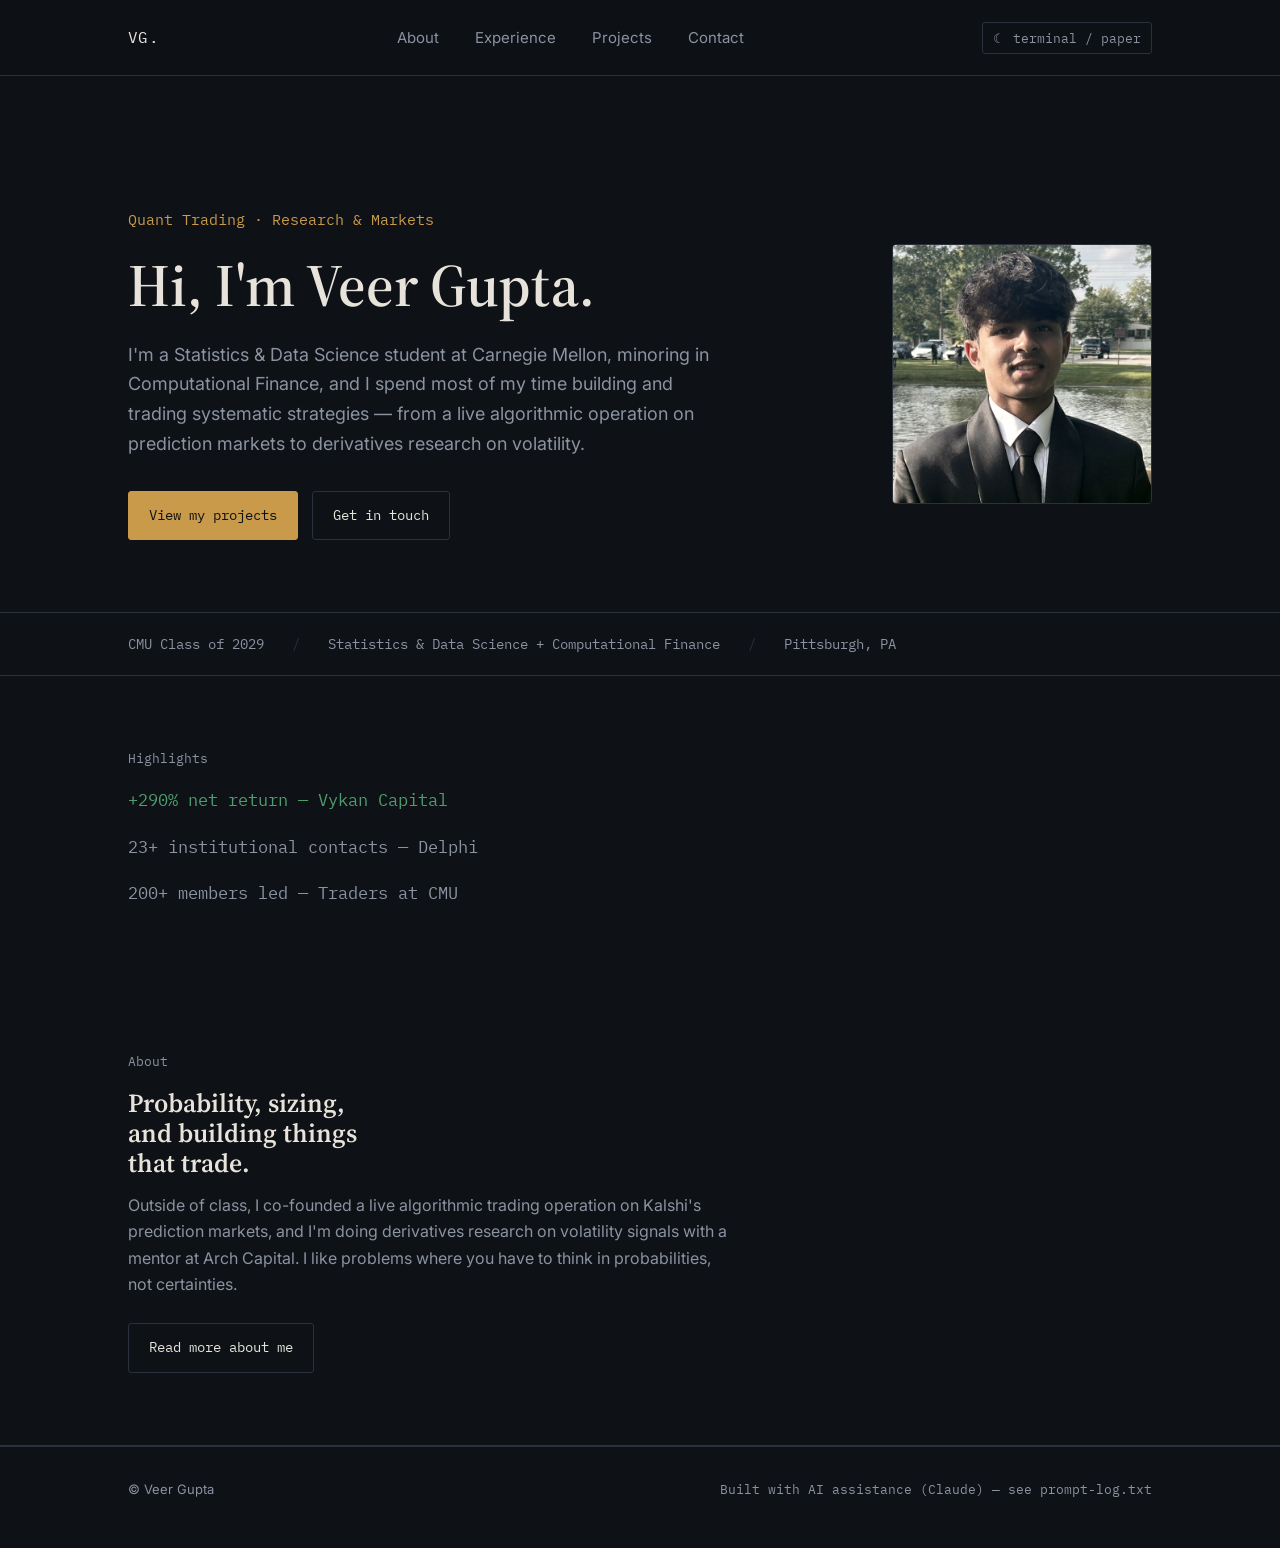
<file: index.html>
<!DOCTYPE html>
<html lang="en">
<head>
<meta charset="UTF-8">
<meta name="viewport" content="width=device-width, initial-scale=1.0">
<title>Veer Gupta — Quant Trading & Research</title>
<meta name="description" content="Veer Gupta — CMU Statistics & Data Science, Minor in Computational Finance. Quant trading, research, and markets.">

<!--
  ================================================================
  AI USAGE NOTE (see full prompt log in repo root: prompt-log.txt)
  This site was restructured from a single scrolling page into five
  separate pages with AI assistance (Claude), based on a reference
  layout I liked (not copied). Design concept (palette, type system)
  carries over from the original single-page build; the top nav,
  wider layout, and page-per-section structure are new. All
  JavaScript lives in script.js, which documents what the AI helped
  write per feature.
  ================================================================
-->

<link rel="preconnect" href="https://fonts.googleapis.com">
<link rel="preconnect" href="https://fonts.gstatic.com" crossorigin>
<link href="https://fonts.googleapis.com/css2?family=Source+Serif+4:opsz,wght@8..60,400;8..60,600;8..60,700&family=Inter:wght@400;500;600&family=IBM+Plex+Mono:wght@400;500;600&display=swap" rel="stylesheet">
<link rel="stylesheet" href="styles.css">
</head>
<body>

<header class="topnav">
  <div class="wrap">
    <a href="index.html" class="topnav-logo">VG.</a>
    <nav aria-label="Primary navigation">
      <ul class="topnav-links" id="navLinksList">
        <li><a href="about.html">About</a></li>
        <li><a href="experience.html">Experience</a></li>
        <li><a href="projects.html">Projects</a></li>
        <li><a href="contact.html">Contact</a></li>
      </ul>
    </nav>
    <div class="topnav-actions">
      <button class="nav-toggle" id="navToggle" aria-label="Toggle navigation menu" aria-expanded="false">
        <span class="bar"></span><span class="bar"></span><span class="bar"></span>
      </button>
      <button class="theme-toggle" id="themeToggle" aria-pressed="false">☾ terminal / paper</button>
    </div>
  </div>
</header>

<main>

  <!-- HERO -->
  <section class="hero">
    <div class="wrap">
      <div class="hero-copy">
        <div class="tagline">Quant Trading · Research &amp; Markets</div>
        <h1>Hi, I'm Veer Gupta.</h1>
        <p class="positioning">I'm a Statistics &amp; Data Science student at Carnegie Mellon, minoring in Computational Finance, and I spend most of my time building and trading systematic strategies &mdash; from a live algorithmic operation on prediction markets to derivatives research on volatility.</p>
        <div class="hero-actions">
          <a href="projects.html" class="btn primary">View my projects</a>
          <a href="contact.html" class="btn">Get in touch</a>
        </div>
      </div>
      <div class="hero-photo">
        <img src="profile.jpg" alt="Portrait of Veer Gupta">
      </div>
    </div>
  </section>

  <!-- FACTS STRIP -->
  <div class="facts-strip">
    <div class="wrap">
      <span>CMU Class of 2029</span><span class="fact-sep">/</span>
      <span>Statistics &amp; Data Science + Computational Finance</span><span class="fact-sep">/</span>
      <span>Pittsburgh, PA</span>
    </div>
  </div>

  <!-- HIGHLIGHTS (reuses the animated counter feature from script.js) -->
  <section class="content">
    <div class="wrap">
      <div class="eyebrow">Highlights</div>
      <div class="highlights-list">
        <span class="metric-up counter" data-target="290" data-prefix="+" data-suffix="% net return — Vykan Capital">+290% net return — Vykan Capital</span>
        <span class="metric-neutral counter" data-target="23" data-prefix="" data-suffix="+ institutional contacts — Delphi">23+ institutional contacts — Delphi</span>
        <span class="metric-neutral counter" data-target="200" data-prefix="" data-suffix="+ members led — Traders at CMU">200+ members led — Traders at CMU</span>
      </div>
    </div>
  </section>

  <!-- ABOUT TEASER -->
  <section class="home-teaser">
    <div class="wrap">
      <div class="eyebrow">About</div>
      <h2>Probability, sizing, and building things that trade.</h2>
      <p>Outside of class, I co-founded a live algorithmic trading operation on Kalshi's prediction markets, and I'm doing derivatives research on volatility signals with a mentor at Arch Capital. I like problems where you have to think in probabilities, not certainties.</p>
      <a href="about.html" class="btn">Read more about me</a>
    </div>
  </section>

</main>

<footer>
  <div class="wrap">
    <span>© Veer Gupta</span>
    <span class="mono">Built with AI assistance (Claude) — see prompt-log.txt</span>
  </div>
</footer>

<script src="script.js" defer></script>
</body>
</html>
</file>
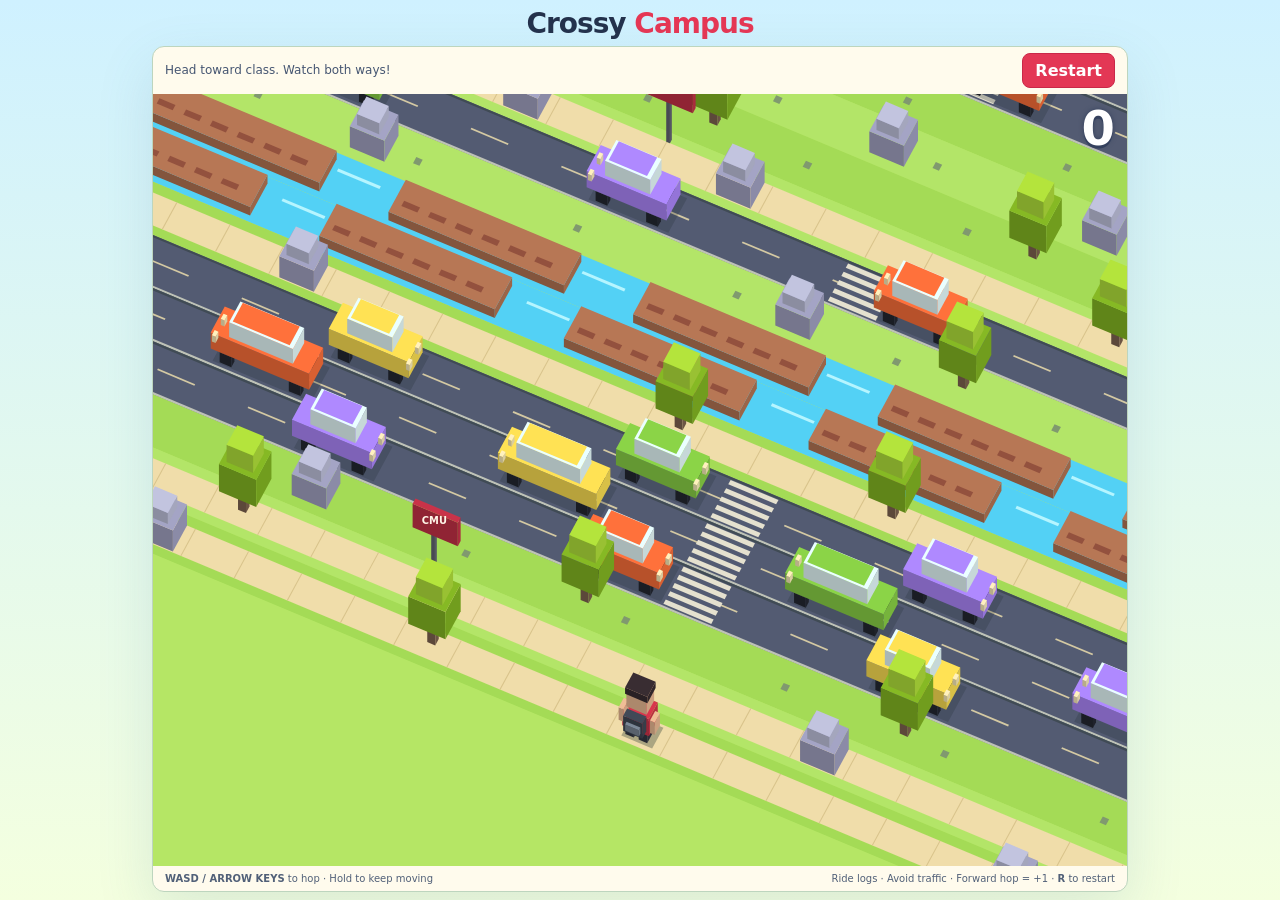
<file: crossy-road/index.html>
<!doctype html>
<html lang="en">
<head>
  <meta charset="utf-8">
  <meta name="viewport" content="width=device-width, initial-scale=1">
  <title>Crossy Campus</title>
  <link rel="stylesheet" href="style.css">
  <script src="game.js" defer></script>
</head>
<body>
  <main>
    <header><p class="eyebrow">PITTSBURGH, PA · CAMPUS CROSSING</p><h1>Crossy <span>Campus</span></h1><p>Backpack on. Eyes on the road. Make it to your next class.</p></header>
    <section class="game" aria-label="Crossy Campus game">
      <div class="toolbar"><p id="status" role="status">Your next class is up ahead.</p><button id="restart">Restart</button></div>
      <div class="stage"><div class="playfield"><strong id="score" aria-label="Forward steps">0</strong><canvas id="board" width="528" height="624" tabindex="0" aria-label="Game board. Use arrow keys or WASD to move. Avoid cars, ride logs over rivers, and go around trees and rocks. Each completed forward hop earns one point."></canvas></div></div>
      <div class="controls" aria-label="Touch movement controls"><button data-move="up" aria-label="Move forward">↑</button><div><button data-move="left" aria-label="Move left">←</button><button data-move="down" aria-label="Move backward">↓</button><button data-move="right" aria-label="Move right">→</button></div></div>
      <footer><span><b>WASD / ARROW KEYS</b> to hop · Hold to keep moving</span><span>Ride logs · Avoid traffic · Forward hop = +1 · <b>R</b> to restart</span></footer>
    </section>
    <p class="note">A student-made campus crossing game · 2.5D campus edition</p>
  </main>
</body>
</html>
</file>
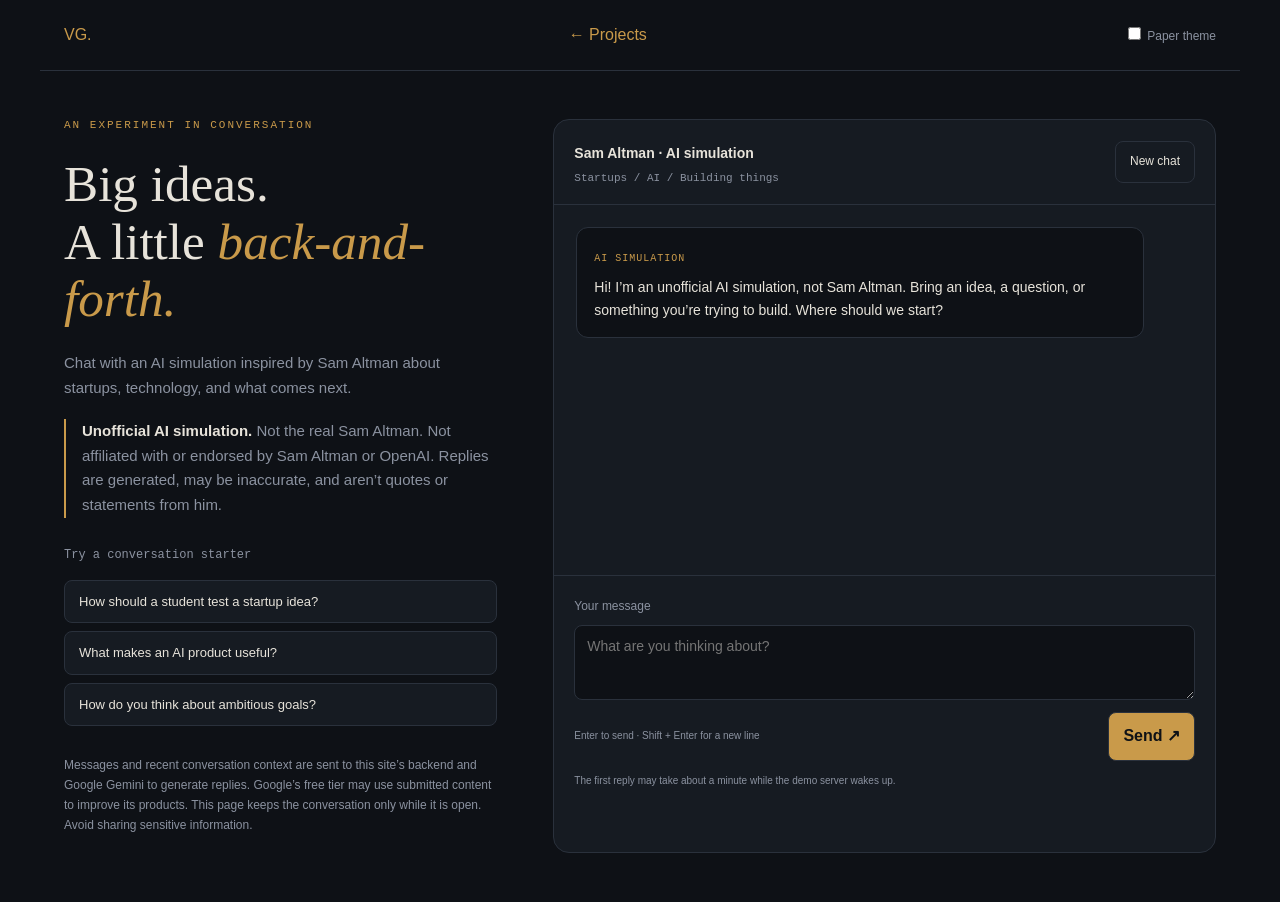
<file: sam-chat/index.html>
<!doctype html>
<html lang="en">
<head>
<meta charset="utf-8"><meta name="viewport" content="width=device-width,initial-scale=1">
<title>Sam Altman AI Chat — Veer Gupta</title>
<link rel="stylesheet" href="../styles.css"><link rel="stylesheet" href="chat.css">
<script defer src="../script.js"></script><script defer src="config.js"></script><script defer src="chat.js"></script>
</head>
<body>
<header class="chat-nav"><a href="../index.html">VG.</a><a href="../projects.html">← Projects</a><label><input type="checkbox" id="themeToggle"> Paper theme</label></header>
<main class="chat-layout">
<aside><p class="eyebrow">AN EXPERIMENT IN CONVERSATION</p><h1>Big ideas.<br>A little <em>back-and-forth.</em></h1><p>Chat with an AI simulation inspired by Sam Altman about startups, technology, and what comes next.</p><p class="disclosure"><strong>Unofficial AI simulation.</strong> Not the real Sam Altman. Not affiliated with or endorsed by Sam Altman or OpenAI. Replies are generated, may be inaccurate, and aren’t quotes or statements from him.</p><div class="starters"><p>Try a conversation starter</p><button type="button">How should a student test a startup idea?</button><button type="button">What makes an AI product useful?</button><button type="button">How do you think about ambitious goals?</button></div><p class="privacy">Messages and recent conversation context are sent to this site’s backend and Google Gemini to generate replies. Google’s free tier may use submitted content to improve its products. This page keeps the conversation only while it is open. Avoid sharing sensitive information.</p></aside>
<section class="chat-panel" aria-label="Chat with AI simulation">
<div class="panel-head"><div><strong>Sam Altman · AI simulation</strong><span>Startups / AI / Building things</span></div><button id="clear" type="button">New chat</button></div>
<div id="messages" role="log" aria-live="polite" aria-relevant="additions" tabindex="0"><article class="bubble assistant"><small>AI SIMULATION</small><p>Hi! I’m an unofficial AI simulation, not Sam Altman. Bring an idea, a question, or something you’re trying to build. Where should we start?</p></article></div>
<p id="status" role="status"></p><p id="error" role="alert" hidden></p>
<form id="chat-form"><label for="message">Your message</label><textarea id="message" name="message" rows="3" maxlength="1500" placeholder="What are you thinking about?" required></textarea><div class="composer-foot"><small>Enter to send · Shift + Enter for a new line</small><button id="send" type="submit">Send ↗</button></div></form>
<p class="service-note">The first reply may take about a minute while the demo server wakes up.</p>
</section>
</main>
</body></html>
</file>
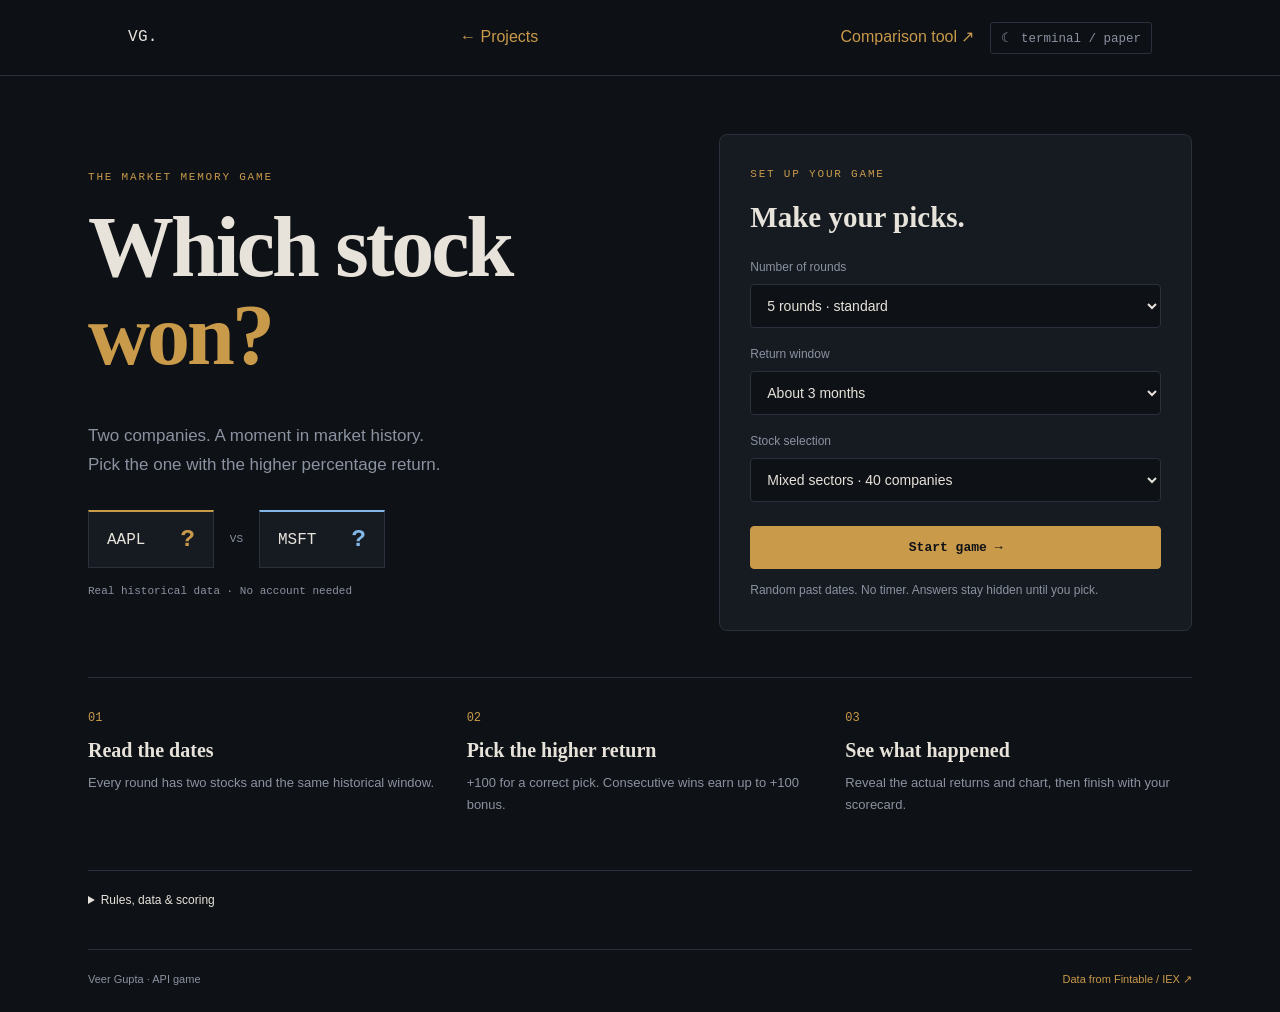
<file: stock-compare/index.html>
<!doctype html>
<html lang="en">
<head>
<meta charset="utf-8"><meta name="viewport" content="width=device-width, initial-scale=1">
<title>Which Stock Won? — Veer Gupta</title>
<meta name="description" content="A stock market guessing game powered by real historical data. Pick the higher percentage return, reveal the chart, and build a streak.">
<link rel="stylesheet" href="../styles.css"><link rel="stylesheet" href="game.css">
<script src="../script.js" defer></script><script src="analytics.js" defer></script><script src="game-core.js" defer></script><script src="game.js" defer></script>
</head>
<body>
<header class="topnav"><div class="wrap"><a class="topnav-logo" href="../index.html">VG.</a><a href="../projects.html">← Projects</a><div class="topnav-actions"><a class="compare-link" href="compare.html">Comparison tool ↗</a><button class="theme-toggle" id="themeToggle" aria-pressed="false">☾ terminal / paper</button></div></div></header>
<main class="wrap game-main">
<section id="home" class="screen">
<div class="home-grid"><div class="home-copy"><p class="eyebrow">THE MARKET MEMORY GAME</p><h1>Which stock<br><em>won?</em></h1><p class="lead">Two companies. A moment in market history.<br>Pick the one with the higher percentage return.</p><div class="example" aria-hidden="true"><span class="mini-ticker">AAPL <b>?</b></span><span class="versus">VS</span><span class="mini-ticker blue">MSFT <b>?</b></span></div><p class="source-chip">Real historical data · No account needed</p></div>
<form id="setup" class="setup panel"><p class="eyebrow">SET UP YOUR GAME</p><h2>Make your picks.</h2><label for="round-count">Number of rounds</label><select id="round-count"><option value="3">3 rounds · quick game</option><option value="5" selected>5 rounds · standard</option><option value="10">10 rounds · long game</option></select><label for="window">Return window</label><select id="window"><option value="30">About 1 month</option><option value="90" selected>About 3 months</option><option value="365">About 1 year</option></select><label for="pool">Stock selection</label><select id="pool"><option value="tech">Tech & digital · 20 companies</option><option value="mixed" selected>Mixed sectors · 40 companies</option></select><button class="primary action" type="submit">Start game →</button><p class="fine">Random past dates. No timer. Answers stay hidden until you pick.</p></form></div>
<div class="rules"><div><span>01</span><h3>Read the dates</h3><p>Every round has two stocks and the same historical window.</p></div><div><span>02</span><h3>Pick the higher return</h3><p>+100 for a correct pick. Consecutive wins earn up to +100 bonus.</p></div><div><span>03</span><h3>See what happened</h3><p>Reveal the actual returns and chart, then finish with your scorecard.</p></div></div>
</section>
<section id="play" class="screen" hidden aria-label="Game round">
<div class="scorebar"><div><span id="round-label">ROUND 1 / 5</span><div id="progress" class="progress" aria-label="Round progress"></div></div><div class="score-values"><div><small>SCORE</small><strong id="score">0</strong></div><div><small>STREAK</small><strong id="streak">0</strong></div></div><button id="quit" class="text-button">Back to menu</button></div>
<div id="loading" class="loading panel" role="status"><span class="loading-dot"></span><h2>Opening the market archives…</h2><p>Fetching real prices for your next matchup.</p></div>
<div id="error" class="panel error-panel" hidden><h2>We couldn’t load this round.</h2><p id="error-message" role="alert"></p><div class="button-row"><button id="retry" class="primary">Retry this matchup</button><button id="replace" class="secondary">Try another matchup</button></div><p class="fine">No points lost. Missing data is never replaced with made-up prices.</p></div>
<div id="round-content" hidden>
<div class="question"><p class="eyebrow" id="round-category"></p><h2 id="question-title" tabindex="-1">Which stock had the higher return?</h2><p class="date-window" id="dates"></p><p class="fine">If both fell, pick the one that lost less.</p></div>
<div id="choices" class="choices"></div>
<p id="pick-hint" class="pick-hint">Make your pick above, or press 1 or 2.</p>
<section id="reveal" hidden aria-labelledby="reveal-title"><div class="verdict"><div><p id="points-earned" class="eyebrow"></p><h2 id="reveal-title" tabindex="-1"></h2><p id="explanation"></p></div><button id="next" class="primary">Next round →</button></div><div class="panel chart-panel"><div class="chart-top"><h3>What $100 became</h3><div id="legend" class="legend"></div></div><svg id="round-chart" viewBox="0 0 900 300" role="img" aria-labelledby="chart-title chart-desc"></svg><p id="round-source" class="fine"></p></div></section>
</div>
</section>
<section id="finish" class="screen finish" hidden aria-labelledby="finish-title"><p class="eyebrow">GAME COMPLETE</p><h1 id="finish-title" tabindex="-1">Your market scorecard.</h1><p id="finish-caption" class="lead"></p><div class="finish-stats panel"><div><small>FINAL SCORE</small><strong id="final-score"></strong></div><div><small>CORRECT PICKS</small><strong id="accuracy"></strong></div><div><small>BEST STREAK</small><strong id="best-streak"></strong></div></div><div class="button-row"><button id="again" class="primary">Play again →</button><button id="settings" class="secondary">Change options</button><a href="compare.html" class="secondary">Explore the comparison tool ↗</a></div><h2 class="review-heading">Every matchup, revealed.</h2><div id="recap"></div></section>
<details class="method"><summary>Rules, data &amp; scoring</summary><p>We fetch historical prices from Fintable’s public stock endpoints. Both stocks are compared on their first and last shared trading dates; the exact dates appear before you choose. Return = (last adjusted close ÷ first adjusted close − 1) × 100. Historical windows end before today.</p><p>Correct answers earn 100 points, plus 25 for each prior win in the current streak, capped at a 100-point bonus. A wrong answer earns 0 and resets the streak. Returns equal to two decimal places are a tie: either pick counts as correct. Retrying a failed API call costs no points.</p><p>The provider documents split- and dividend-adjusted history. IEX is a single-exchange feed, so values can differ from consolidated market data. Past returns do not predict future results. This game uses historical performance, not current prices; latest quotes remain in the comparison tool.</p></details>
<footer class="game-footer"><span>Veer Gupta · API game</span><a href="https://fintable.io/docs#stock-price" target="_blank" rel="noopener">Data from Fintable / IEX ↗</a></footer>
<noscript>Enable JavaScript to play and retrieve stock data.</noscript>
</main></body></html>
</file>
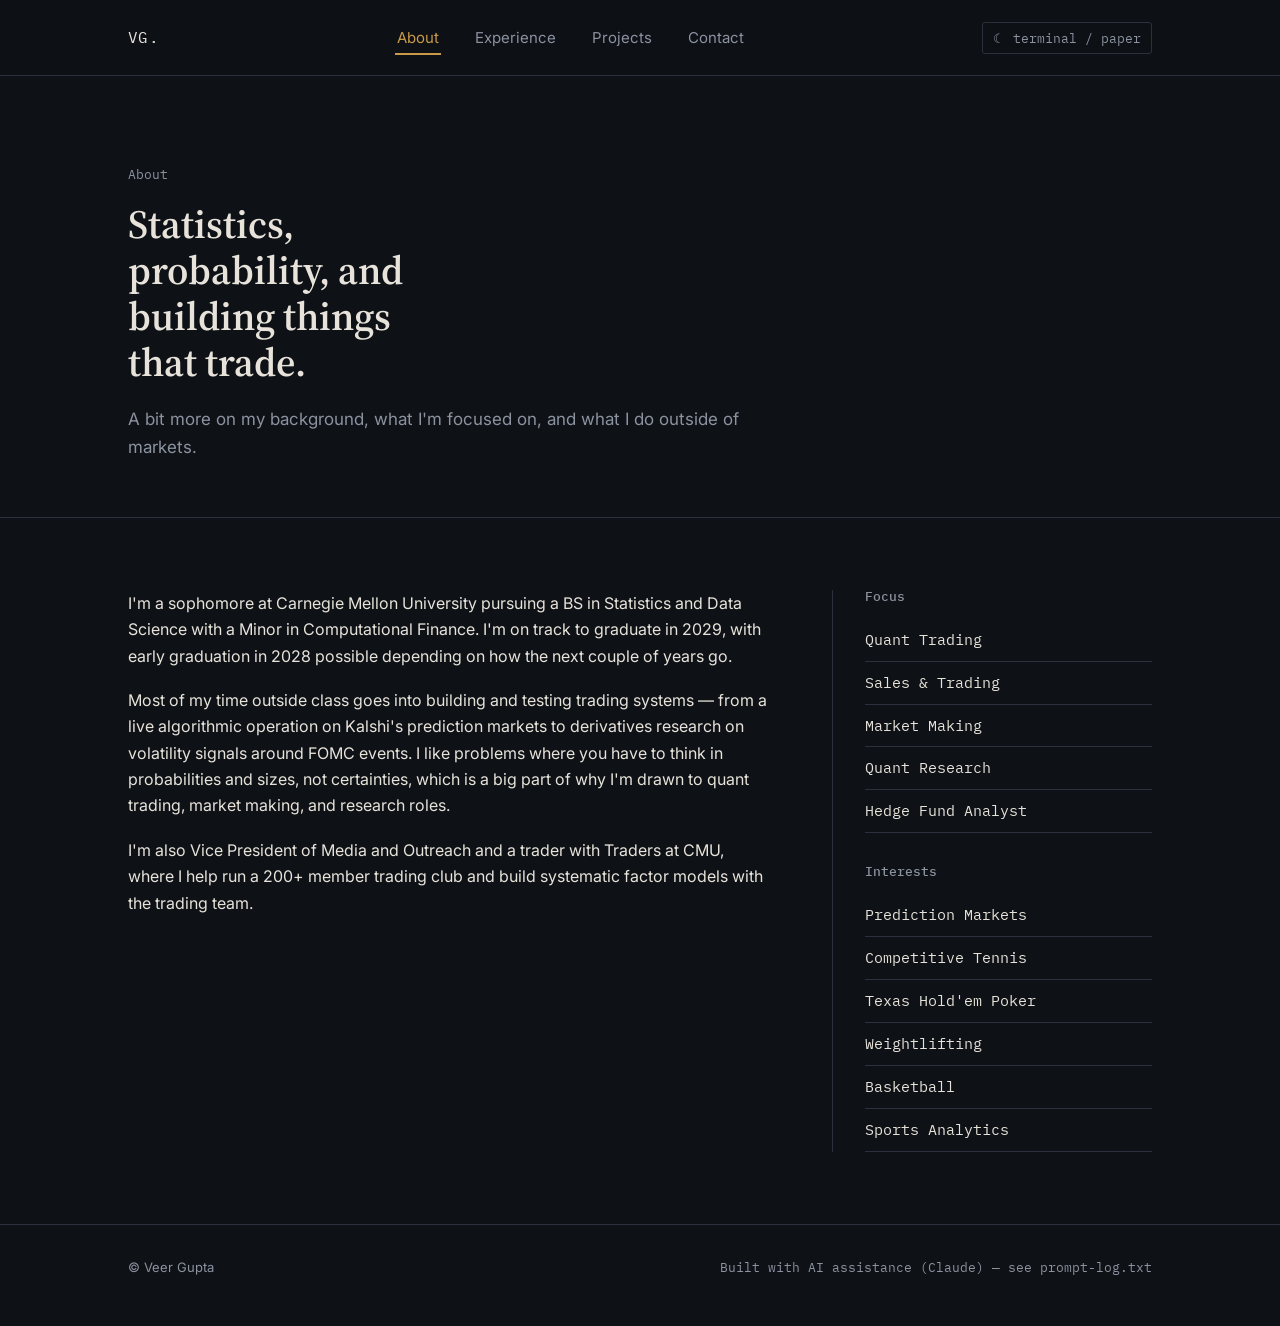
<file: about.html>
<!DOCTYPE html>
<html lang="en">
<head>
<meta charset="UTF-8">
<meta name="viewport" content="width=device-width, initial-scale=1.0">
<title>About — Veer Gupta</title>
<meta name="description" content="About Veer Gupta — CMU Statistics & Data Science, Minor in Computational Finance.">
<link rel="preconnect" href="https://fonts.googleapis.com">
<link rel="preconnect" href="https://fonts.gstatic.com" crossorigin>
<link href="https://fonts.googleapis.com/css2?family=Source+Serif+4:opsz,wght@8..60,400;8..60,600;8..60,700&family=Inter:wght@400;500;600&family=IBM+Plex+Mono:wght@400;500;600&display=swap" rel="stylesheet">
<link rel="stylesheet" href="styles.css">
</head>
<body>

<header class="topnav">
  <div class="wrap">
    <a href="index.html" class="topnav-logo">VG.</a>
    <nav aria-label="Primary navigation">
      <ul class="topnav-links" id="navLinksList">
        <li><a href="about.html" class="current">About</a></li>
        <li><a href="experience.html">Experience</a></li>
        <li><a href="projects.html">Projects</a></li>
        <li><a href="contact.html">Contact</a></li>
      </ul>
    </nav>
    <div class="topnav-actions">
      <button class="nav-toggle" id="navToggle" aria-label="Toggle navigation menu" aria-expanded="false">
        <span class="bar"></span><span class="bar"></span><span class="bar"></span>
      </button>
      <button class="theme-toggle" id="themeToggle" aria-pressed="false">☾ terminal / paper</button>
    </div>
  </div>
</header>

<main>

  <section class="page-hero">
    <div class="wrap">
      <div class="eyebrow">About</div>
      <h1>Statistics, probability, and building things that trade.</h1>
      <p class="page-intro">A bit more on my background, what I'm focused on, and what I do outside of markets.</p>
    </div>
  </section>

  <section class="content">
    <div class="wrap about-grid">
      <div class="about-body">
        <p>I'm a sophomore at Carnegie Mellon University pursuing a BS in Statistics and Data Science with a Minor in Computational Finance. I'm on track to graduate in 2029, with early graduation in 2028 possible depending on how the next couple of years go.</p>
        <p>Most of my time outside class goes into building and testing trading systems &mdash; from a live algorithmic operation on Kalshi's prediction markets to derivatives research on volatility signals around FOMC events. I like problems where you have to think in probabilities and sizes, not certainties, which is a big part of why I'm drawn to quant trading, market making, and research roles.</p>
        <p>I'm also Vice President of Media and Outreach and a trader with Traders at CMU, where I help run a 200+ member trading club and build systematic factor models with the trading team.</p>
      </div>

      <aside class="about-panel">
        <div class="panel-block">
          <h3>Focus</h3>
          <ul>
            <li>Quant Trading</li>
            <li>Sales &amp; Trading</li>
            <li>Market Making</li>
            <li>Quant Research</li>
            <li>Hedge Fund Analyst</li>
          </ul>
        </div>
        <div class="panel-block">
          <h3>Interests</h3>
          <ul>
            <li>Prediction Markets</li>
            <li>Competitive Tennis</li>
            <li>Texas Hold'em Poker</li>
            <li>Weightlifting</li>
            <li>Basketball</li>
            <li>Sports Analytics</li>
          </ul>
        </div>
      </aside>
    </div>
  </section>

</main>

<footer>
  <div class="wrap">
    <span>© Veer Gupta</span>
    <span class="mono">Built with AI assistance (Claude) — see prompt-log.txt</span>
  </div>
</footer>

<script src="script.js" defer></script>
</body>
</html>
</file>
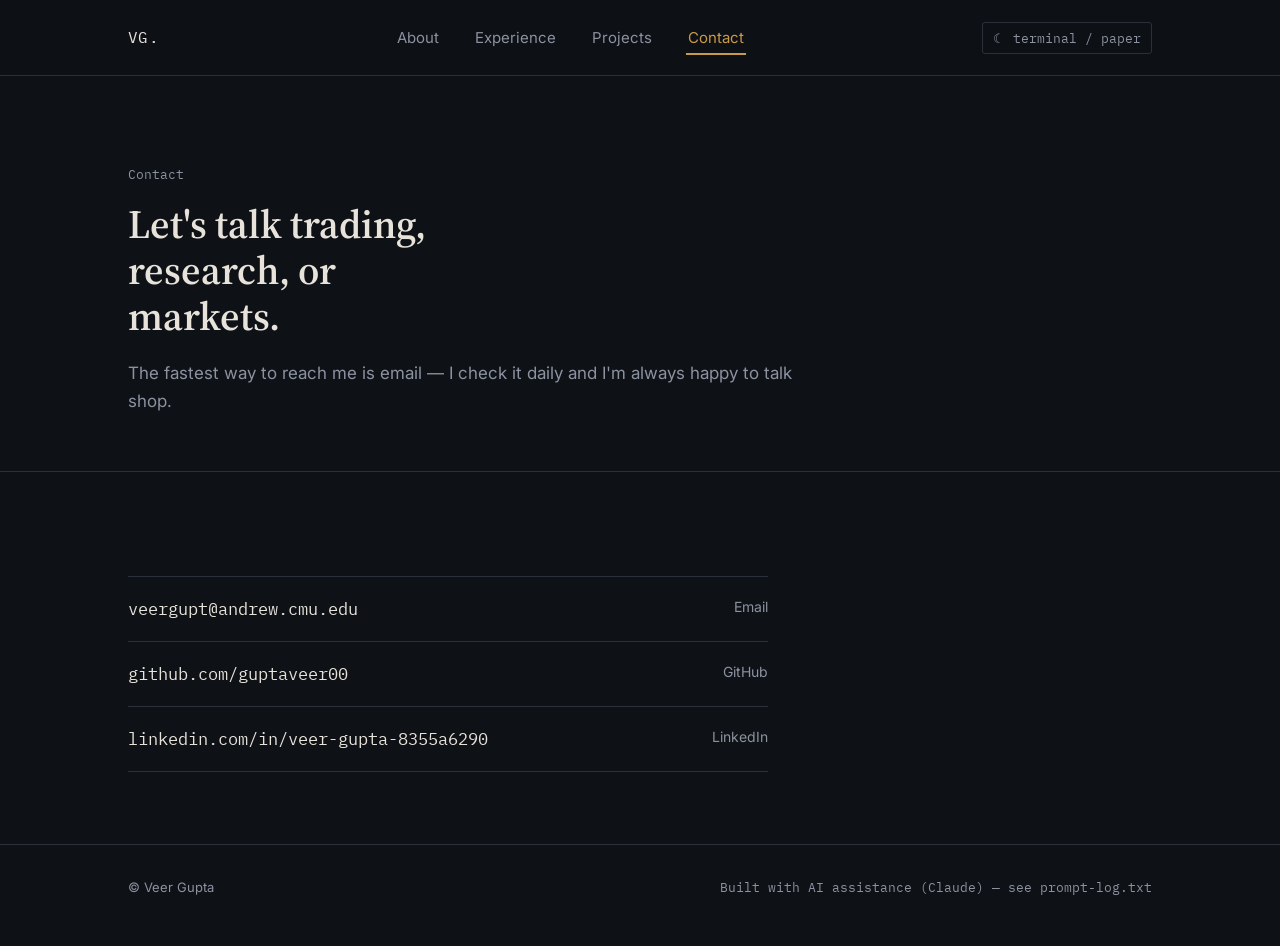
<file: contact.html>
<!DOCTYPE html>
<html lang="en">
<head>
<meta charset="UTF-8">
<meta name="viewport" content="width=device-width, initial-scale=1.0">
<title>Contact — Veer Gupta</title>
<meta name="description" content="Contact Veer Gupta — email, GitHub, and LinkedIn.">
<link rel="preconnect" href="https://fonts.googleapis.com">
<link rel="preconnect" href="https://fonts.gstatic.com" crossorigin>
<link href="https://fonts.googleapis.com/css2?family=Source+Serif+4:opsz,wght@8..60,400;8..60,600;8..60,700&family=Inter:wght@400;500;600&family=IBM+Plex+Mono:wght@400;500;600&display=swap" rel="stylesheet">
<link rel="stylesheet" href="styles.css">
</head>
<body>

<header class="topnav">
  <div class="wrap">
    <a href="index.html" class="topnav-logo">VG.</a>
    <nav aria-label="Primary navigation">
      <ul class="topnav-links" id="navLinksList">
        <li><a href="about.html">About</a></li>
        <li><a href="experience.html">Experience</a></li>
        <li><a href="projects.html">Projects</a></li>
        <li><a href="contact.html" class="current">Contact</a></li>
      </ul>
    </nav>
    <div class="topnav-actions">
      <button class="nav-toggle" id="navToggle" aria-label="Toggle navigation menu" aria-expanded="false">
        <span class="bar"></span><span class="bar"></span><span class="bar"></span>
      </button>
      <button class="theme-toggle" id="themeToggle" aria-pressed="false">☾ terminal / paper</button>
    </div>
  </div>
</header>

<main>

  <section class="page-hero">
    <div class="wrap">
      <div class="eyebrow">Contact</div>
      <h1>Let's talk trading, research, or markets.</h1>
      <p class="page-intro">The fastest way to reach me is email &mdash; I check it daily and I'm always happy to talk shop.</p>
    </div>
  </section>

  <section class="content">
    <div class="wrap">
      <div class="contact-links">
        <a href="mailto:veergupt@andrew.cmu.edu"><span>veergupt@andrew.cmu.edu</span><span class="label">Email</span></a>
        <a href="https://github.com/guptaveer00" target="_blank" rel="noopener"><span>github.com/guptaveer00</span><span class="label">GitHub</span></a>
        <a href="https://www.linkedin.com/in/veer-gupta-8355a6290/" target="_blank" rel="noopener"><span>linkedin.com/in/veer-gupta-8355a6290</span><span class="label">LinkedIn</span></a>
      </div>
    </div>
  </section>

</main>

<footer>
  <div class="wrap">
    <span>© Veer Gupta</span>
    <span class="mono">Built with AI assistance (Claude) — see prompt-log.txt</span>
  </div>
</footer>

<script src="script.js" defer></script>
</body>
</html>
</file>
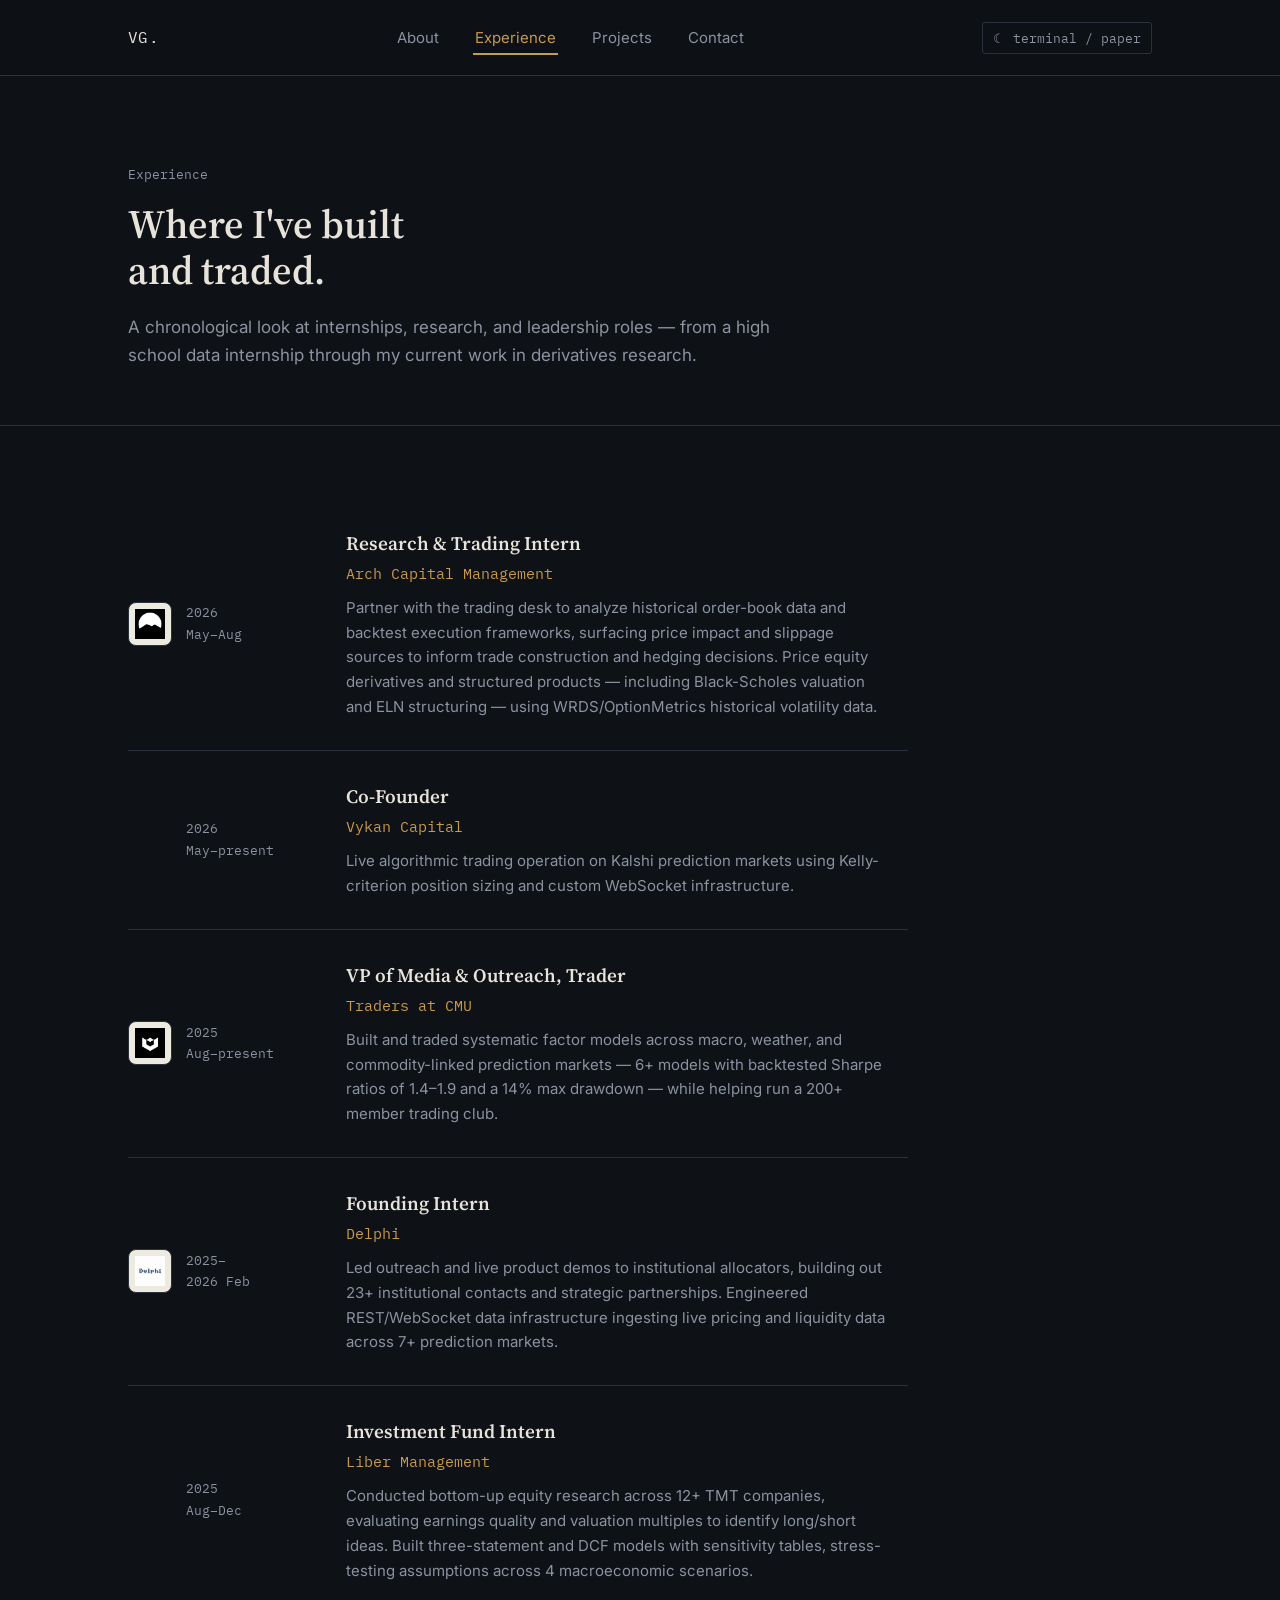
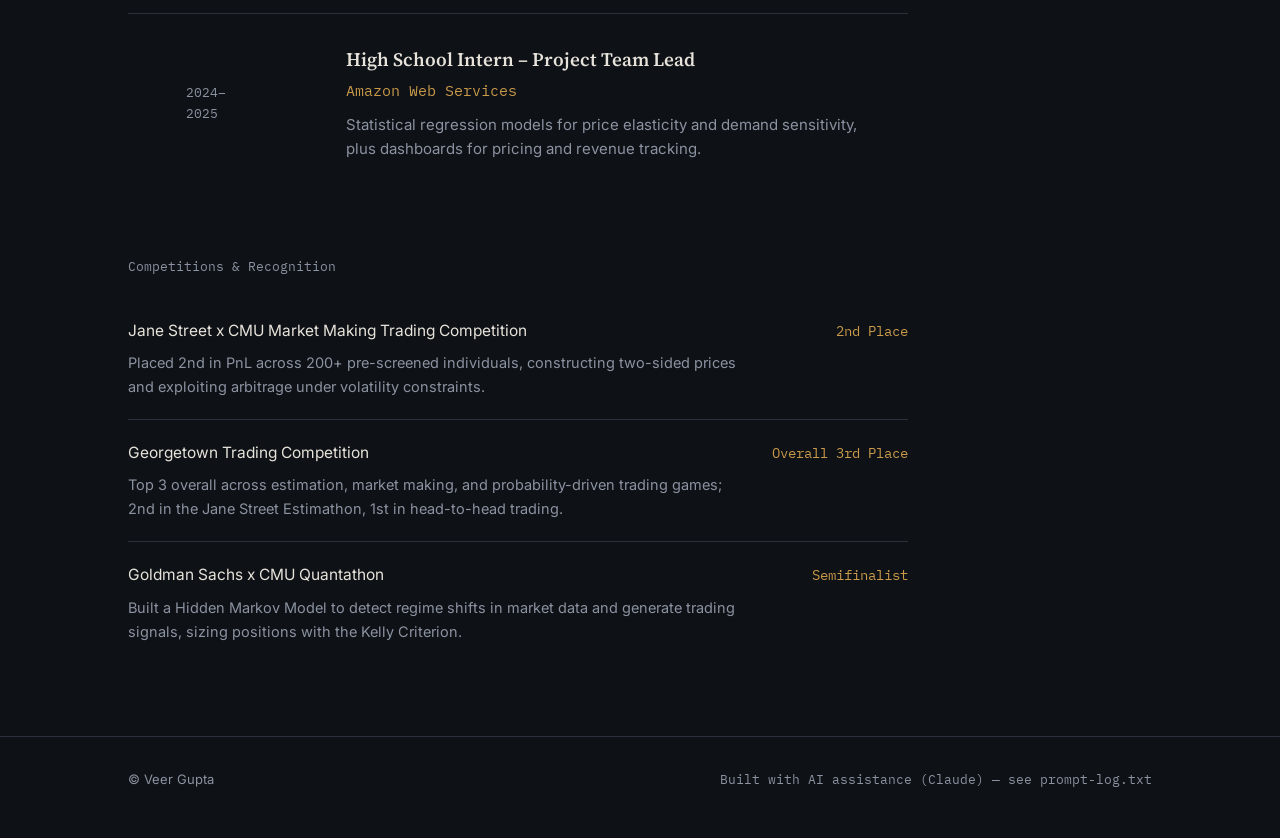
<file: experience.html>
<!DOCTYPE html>
<html lang="en">
<head>
<meta charset="UTF-8">
<meta name="viewport" content="width=device-width, initial-scale=1.0">
<title>Experience — Veer Gupta</title>
<meta name="description" content="Veer Gupta's experience — Arch Capital Management, Vykan Capital, Traders at CMU, Delphi, Liber Management, AWS.">
<link rel="preconnect" href="https://fonts.googleapis.com">
<link rel="preconnect" href="https://fonts.gstatic.com" crossorigin>
<link href="https://fonts.googleapis.com/css2?family=Source+Serif+4:opsz,wght@8..60,400;8..60,600;8..60,700&family=Inter:wght@400;500;600&family=IBM+Plex+Mono:wght@400;500;600&display=swap" rel="stylesheet">
<link rel="stylesheet" href="styles.css">
</head>
<body>

<header class="topnav">
  <div class="wrap">
    <a href="index.html" class="topnav-logo">VG.</a>
    <nav aria-label="Primary navigation">
      <ul class="topnav-links" id="navLinksList">
        <li><a href="about.html">About</a></li>
        <li><a href="experience.html" class="current">Experience</a></li>
        <li><a href="projects.html">Projects</a></li>
        <li><a href="contact.html">Contact</a></li>
      </ul>
    </nav>
    <div class="topnav-actions">
      <button class="nav-toggle" id="navToggle" aria-label="Toggle navigation menu" aria-expanded="false">
        <span class="bar"></span><span class="bar"></span><span class="bar"></span>
      </button>
      <button class="theme-toggle" id="themeToggle" aria-pressed="false">☾ terminal / paper</button>
    </div>
  </div>
</header>

<main>

  <section class="page-hero">
    <div class="wrap">
      <div class="eyebrow">Experience</div>
      <h1>Where I've built and traded.</h1>
      <p class="page-intro">A chronological look at internships, research, and leadership roles &mdash; from a high school data internship through my current work in derivatives research.</p>
    </div>
  </section>

  <section class="content">
    <div class="wrap">
      <div class="timeline">

        <div class="tl-entry">
          <div class="tl-meta">
            <div class="tl-logo"><img src="arch-capital.png" alt="Arch Capital Management logo"></div>
            <div class="tl-date mono">2026<br>May&ndash;Aug</div>
          </div>
          <div>
            <div class="tl-role">Research &amp; Trading Intern</div>
            <div class="tl-org">Arch Capital Management</div>
            <p class="tl-desc">Partner with the trading desk to analyze historical order-book data and backtest execution frameworks, surfacing price impact and slippage sources to inform trade construction and hedging decisions. Price equity derivatives and structured products &mdash; including Black-Scholes valuation and ELN structuring &mdash; using WRDS/OptionMetrics historical volatility data.</p>
          </div>
        </div>

        <div class="tl-entry">
          <div class="tl-meta">
            <div class="tl-logo is-empty"></div>
            <div class="tl-date mono">2026<br>May&ndash;present</div>
          </div>
          <div>
            <div class="tl-role">Co-Founder</div>
            <div class="tl-org">Vykan Capital</div>
            <p class="tl-desc">Live algorithmic trading operation on Kalshi prediction markets using Kelly-criterion position sizing and custom WebSocket infrastructure.</p>
          </div>
        </div>

        <div class="tl-entry">
          <div class="tl-meta">
            <div class="tl-logo"><img src="traders-cmu.png" alt="Traders at CMU logo"></div>
            <div class="tl-date mono">2025<br>Aug&ndash;present</div>
          </div>
          <div>
            <div class="tl-role">VP of Media &amp; Outreach, Trader</div>
            <div class="tl-org">Traders at CMU</div>
            <p class="tl-desc">Built and traded systematic factor models across macro, weather, and commodity-linked prediction markets &mdash; 6+ models with backtested Sharpe ratios of 1.4&ndash;1.9 and a 14% max drawdown &mdash; while helping run a 200+ member trading club.</p>
          </div>
        </div>

        <div class="tl-entry">
          <div class="tl-meta">
            <div class="tl-logo"><img src="delphi.png" alt="Delphi logo"></div>
            <div class="tl-date mono">2025&ndash;<br>2026 Feb</div>
          </div>
          <div>
            <div class="tl-role">Founding Intern</div>
            <div class="tl-org">Delphi</div>
            <p class="tl-desc">Led outreach and live product demos to institutional allocators, building out 23+ institutional contacts and strategic partnerships. Engineered REST/WebSocket data infrastructure ingesting live pricing and liquidity data across 7+ prediction markets.</p>
          </div>
        </div>

        <div class="tl-entry">
          <div class="tl-meta">
            <div class="tl-logo is-empty"></div>
            <div class="tl-date mono">2025<br>Aug&ndash;Dec</div>
          </div>
          <div>
            <div class="tl-role">Investment Fund Intern</div>
            <div class="tl-org">Liber Management</div>
            <p class="tl-desc">Conducted bottom-up equity research across 12+ TMT companies, evaluating earnings quality and valuation multiples to identify long/short ideas. Built three-statement and DCF models with sensitivity tables, stress-testing assumptions across 4 macroeconomic scenarios.</p>
          </div>
        </div>

        <div class="tl-entry">
          <div class="tl-meta">
            <div class="tl-logo is-empty"></div>
            <div class="tl-date mono">2024&ndash;<br>2025</div>
          </div>
          <div>
            <div class="tl-role">High School Intern &ndash; Project Team Lead</div>
            <div class="tl-org">Amazon Web Services</div>
            <p class="tl-desc">Statistical regression models for price elasticity and demand sensitivity, plus dashboards for pricing and revenue tracking.</p>
          </div>
        </div>

      </div>

      <div class="subhead">Competitions &amp; Recognition</div>
      <ul class="achievements-list">
        <li>
          <div class="ach-row"><span>Jane Street x CMU Market Making Trading Competition</span><span class="ach-place">2nd Place</span></div>
          <p class="ach-desc">Placed 2nd in PnL across 200+ pre-screened individuals, constructing two-sided prices and exploiting arbitrage under volatility constraints.</p>
        </li>
        <li>
          <div class="ach-row"><span>Georgetown Trading Competition</span><span class="ach-place">Overall 3rd Place</span></div>
          <p class="ach-desc">Top 3 overall across estimation, market making, and probability-driven trading games; 2nd in the Jane Street Estimathon, 1st in head-to-head trading.</p>
        </li>
        <li>
          <div class="ach-row"><span>Goldman Sachs x CMU Quantathon</span><span class="ach-place">Semifinalist</span></div>
          <p class="ach-desc">Built a Hidden Markov Model to detect regime shifts in market data and generate trading signals, sizing positions with the Kelly Criterion.</p>
        </li>
      </ul>
    </div>
  </section>

</main>

<footer>
  <div class="wrap">
    <span>© Veer Gupta</span>
    <span class="mono">Built with AI assistance (Claude) — see prompt-log.txt</span>
  </div>
</footer>

<script src="script.js" defer></script>
</body>
</html>
</file>
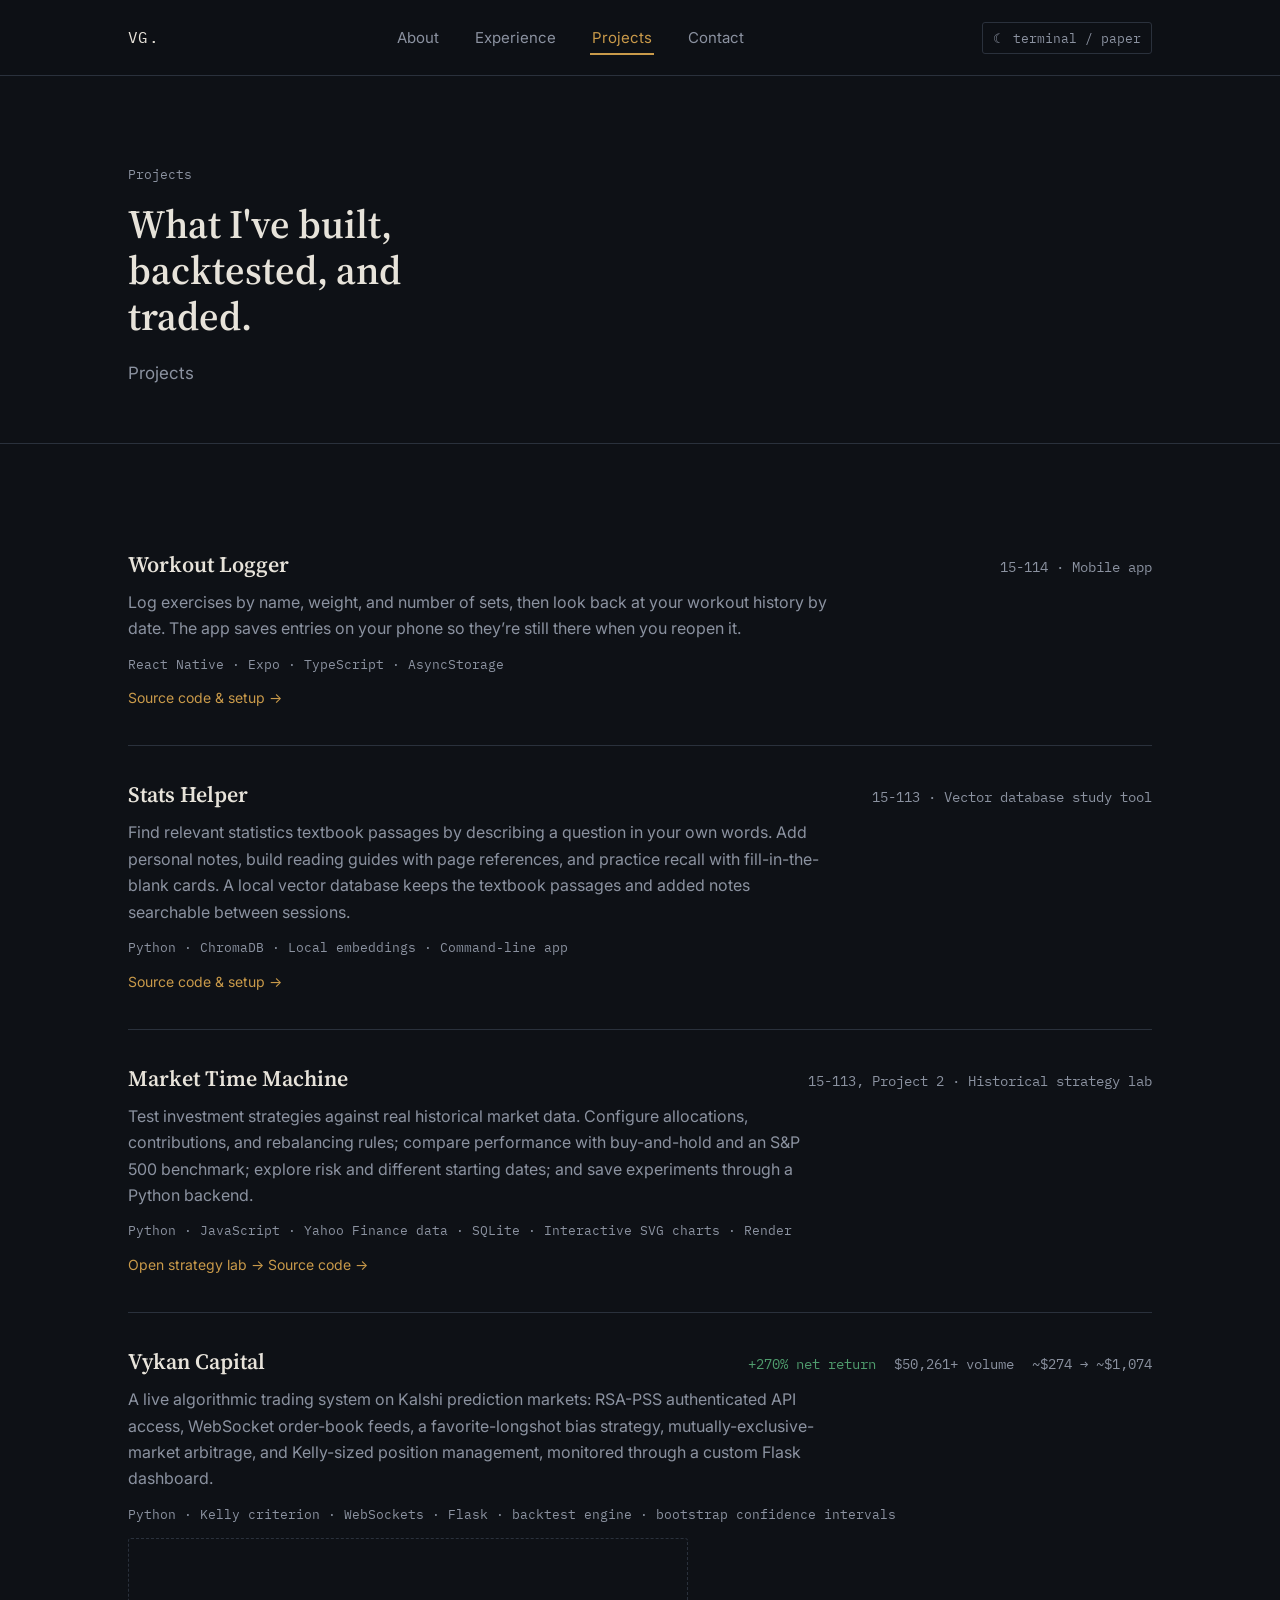
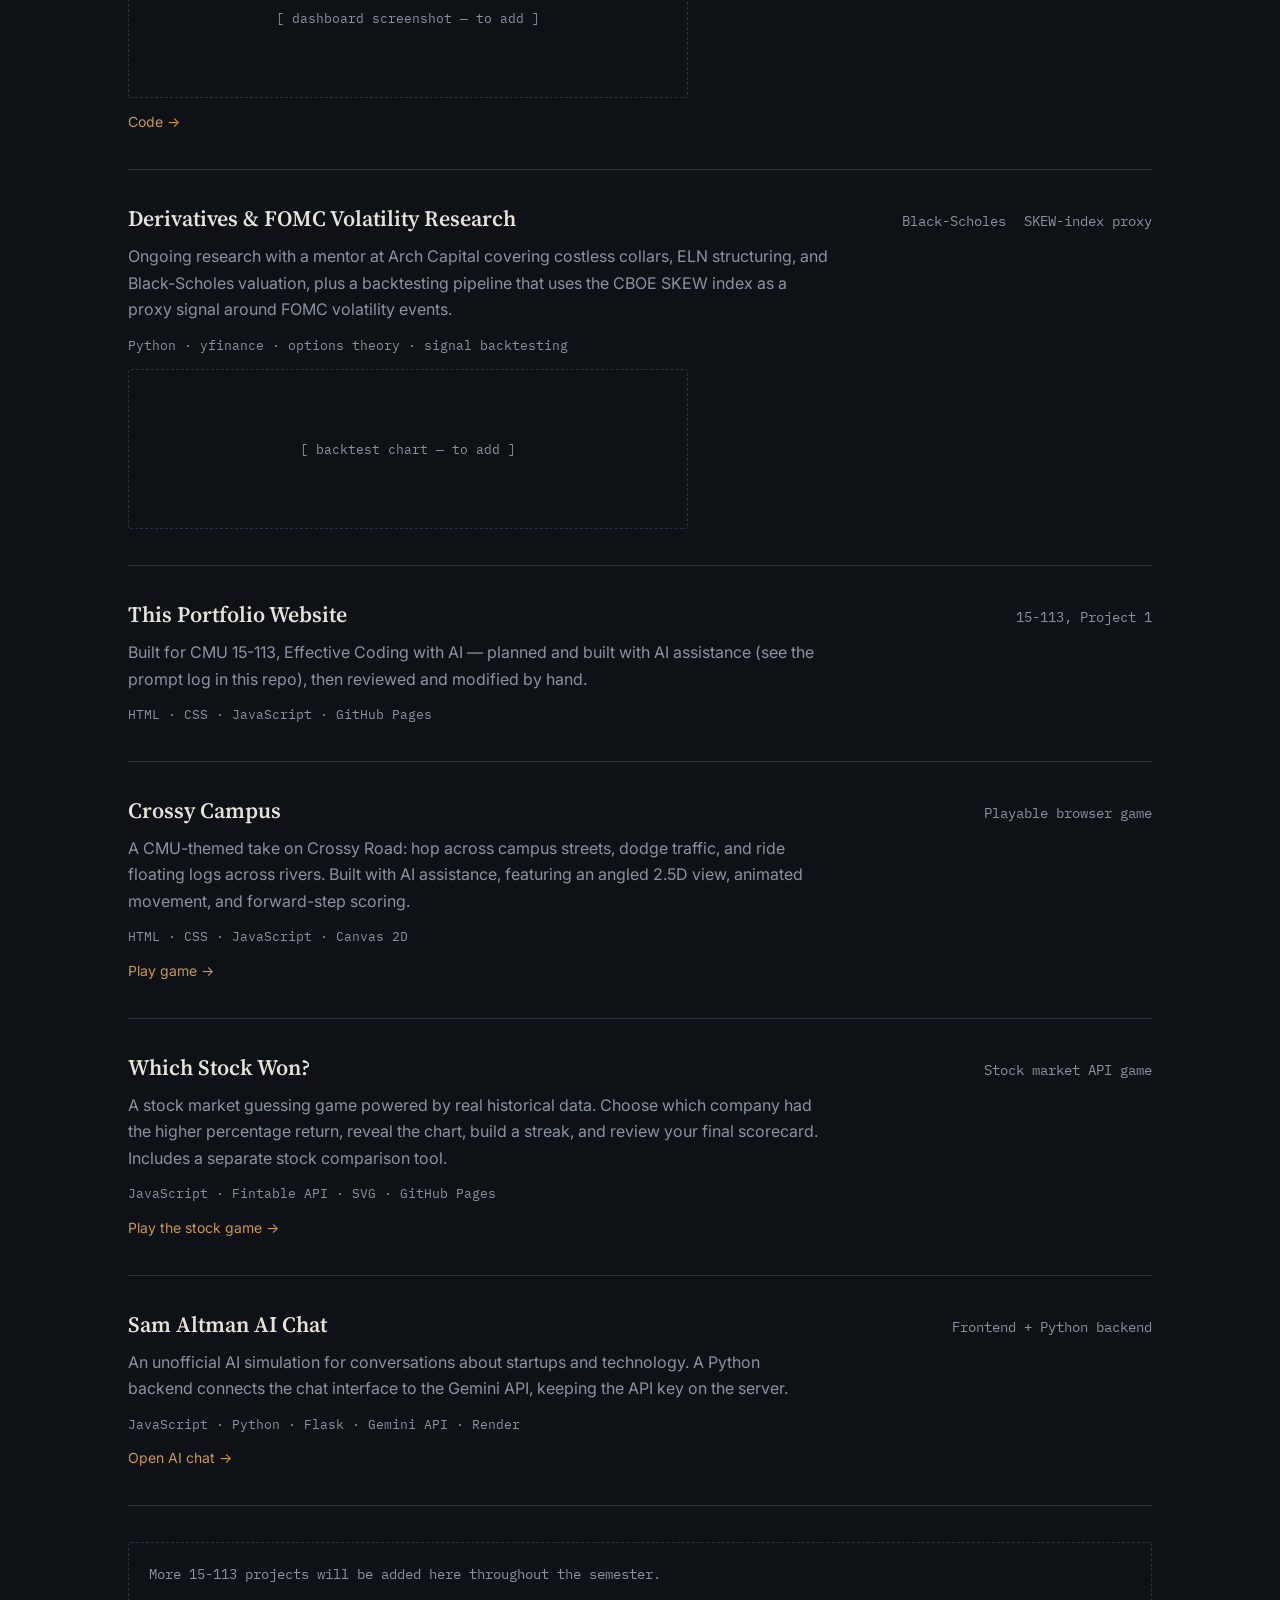
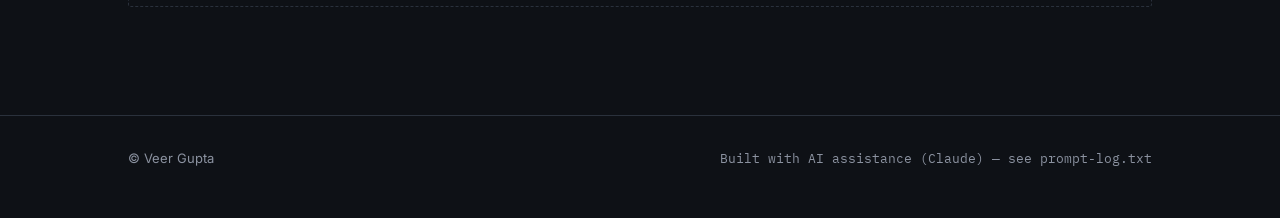
<file: projects.html>
<!DOCTYPE html>
<html lang="en">
<head>
<meta charset="UTF-8">
<meta name="viewport" content="width=device-width, initial-scale=1.0">
<title>Projects — Veer Gupta</title>
<meta name="description" content="Veer Gupta's projects, including Workout Logger, Vykan Capital, and derivatives and FOMC volatility research.">
<link rel="preconnect" href="https://fonts.googleapis.com">
<link rel="preconnect" href="https://fonts.gstatic.com" crossorigin>
<link href="https://fonts.googleapis.com/css2?family=Source+Serif+4:opsz,wght@8..60,400;8..60,600;8..60,700&family=Inter:wght@400;500;600&family=IBM+Plex+Mono:wght@400;500;600&display=swap" rel="stylesheet">
<link rel="stylesheet" href="styles.css">
</head>
<body>

<header class="topnav">
  <div class="wrap">
    <a href="index.html" class="topnav-logo">VG.</a>
    <nav aria-label="Primary navigation">
      <ul class="topnav-links" id="navLinksList">
        <li><a href="about.html">About</a></li>
        <li><a href="experience.html">Experience</a></li>
        <li><a href="projects.html" class="current">Projects</a></li>
        <li><a href="contact.html">Contact</a></li>
      </ul>
    </nav>
    <div class="topnav-actions">
      <button class="nav-toggle" id="navToggle" aria-label="Toggle navigation menu" aria-expanded="false">
        <span class="bar"></span><span class="bar"></span><span class="bar"></span>
      </button>
      <button class="theme-toggle" id="themeToggle" aria-pressed="false">☾ terminal / paper</button>
    </div>
  </div>
</header>

<main>

  <section class="page-hero">
    <div class="wrap">
      <div class="eyebrow">Projects</div>
      <h1>What I've built, backtested, and traded.</h1>
      <p class="page-intro">Projects</p>
    </div>
  </section>

  <section class="content">
    <div class="wrap">

      <div class="project-row">
        <div class="project-head">
          <h3>Workout Logger</h3>
          <div class="project-metrics"><span class="metric-neutral">15-114 · Mobile app</span></div>
        </div>
        <p class="project-desc">Log exercises by name, weight, and number of sets, then look back at your workout history by date. The app saves entries on your phone so they’re still there when you reopen it.</p>
        <div class="project-stack">React Native · Expo · TypeScript · AsyncStorage</div>
        <div class="project-links"><a href="https://github.com/guptaveer00/workoutlogger">Source code &amp; setup &rarr;</a></div>
      </div>

      <div class="project-row">
        <div class="project-head">
          <h3>Stats Helper</h3>
          <div class="project-metrics"><span class="metric-neutral">15-113 · Vector database study tool</span></div>
        </div>
        <p class="project-desc">Find relevant statistics textbook passages by describing a question in your own words. Add personal notes, build reading guides with page references, and practice recall with fill-in-the-blank cards. A local vector database keeps the textbook passages and added notes searchable between sessions.</p>
        <div class="project-stack">Python · ChromaDB · Local embeddings · Command-line app</div>
        <div class="project-links"><a href="https://github.com/guptaveer00/StatsHelper">Source code &amp; setup &rarr;</a></div>
      </div>

      <div class="project-row">
        <div class="project-head">
          <h3>Market Time Machine</h3>
          <div class="project-metrics"><span class="metric-neutral">15-113, Project 2 · Historical strategy lab</span></div>
        </div>
        <p class="project-desc">Test investment strategies against real historical market data. Configure allocations, contributions, and rebalancing rules; compare performance with buy-and-hold and an S&amp;P 500 benchmark; explore risk and different starting dates; and save experiments through a Python backend.</p>
        <div class="project-stack">Python · JavaScript · Yahoo Finance data · SQLite · Interactive SVG charts · Render</div>
        <div class="project-links"><a href="https://website-1-xx5b.onrender.com">Open strategy lab &rarr;</a> <a href="https://github.com/guptaveer00/website/tree/main/market-time-machine">Source code &rarr;</a></div>
      </div>

      <div class="project-row">
        <div class="project-head">
          <h3>Vykan Capital</h3>
          <div class="project-metrics">
            <span class="metric-up counter" data-target="290" data-prefix="+" data-suffix="% net return">+290% net return</span>
            <span class="metric-neutral counter" data-target="55000" data-prefix="$" data-suffix="+ volume" data-comma="true">$55,000+ volume</span>
            <span class="metric-neutral">
              <span class="counter" data-target="300" data-prefix="~$">~$300</span>
              &rarr;
              <span class="counter" data-target="1175" data-prefix="~$" data-comma="true">~$1,175</span>
            </span>
          </div>
        </div>
        <p class="project-desc">A live algorithmic trading system on Kalshi prediction markets: RSA-PSS authenticated API access, WebSocket order-book feeds, a favorite-longshot bias strategy, mutually-exclusive-market arbitrage, and Kelly-sized position management, monitored through a custom Flask dashboard.</p>
        <div class="project-stack">Python · Kelly criterion · WebSockets · Flask · backtest engine · bootstrap confidence intervals</div>
        <!-- Screenshot placeholder: assignment requires at least one screenshot per project.
             Swap this div for a real <img> of the Flask dashboard once captured. -->
        <div class="screenshot-placeholder">[ dashboard screenshot &mdash; to add ]</div>
        <div class="project-links"><a href="#">Code &rarr;</a></div>
      </div>

      <div class="project-row">
        <div class="project-head">
          <h3>Derivatives &amp; FOMC Volatility Research</h3>
          <div class="project-metrics">
            <span class="metric-neutral">Black-Scholes</span>
            <span class="metric-neutral">SKEW-index proxy</span>
          </div>
        </div>
        <p class="project-desc">Ongoing research with a mentor at Arch Capital covering costless collars, ELN structuring, and Black-Scholes valuation, plus a backtesting pipeline that uses the CBOE SKEW index as a proxy signal around FOMC volatility events.</p>
        <div class="project-stack">Python · yfinance · options theory · signal backtesting</div>
        <div class="screenshot-placeholder">[ backtest chart &mdash; to add ]</div>
      </div>

      <div class="project-row">
        <div class="project-head">
          <h3>This Portfolio Website</h3>
          <div class="project-metrics"><span class="metric-neutral">15-113, Project 1</span></div>
        </div>
        <p class="project-desc">Built for CMU 15-113, Effective Coding with AI &mdash; planned and built with AI assistance (see the prompt log in this repo), then reviewed and modified by hand.</p>
        <div class="project-stack">HTML · CSS · JavaScript · GitHub Pages</div>
      </div>

      <div class="project-row">
        <div class="project-head">
          <h3>Crossy Campus</h3>
          <div class="project-metrics"><span class="metric-neutral">Playable browser game</span></div>
        </div>
        <p class="project-desc">A CMU-themed take on Crossy Road: hop across campus streets, dodge traffic, and ride floating logs across rivers. Built with AI assistance, featuring an angled 2.5D view, animated movement, and forward-step scoring.</p>
        <div class="project-stack">HTML · CSS · JavaScript · Canvas 2D</div>
        <div class="project-links"><a href="crossy-road/">Play game &rarr;</a></div>
      </div>

      <div class="project-row">
        <div class="project-head">
          <h3>Which Stock Won?</h3>
          <div class="project-metrics"><span class="metric-neutral">Stock market API game</span></div>
        </div>
        <p class="project-desc">A stock market guessing game powered by real historical data. Choose which company had the higher percentage return, reveal the chart, build a streak, and review your final scorecard. Includes a separate stock comparison tool.</p>
        <div class="project-stack">JavaScript · Fintable API · SVG · GitHub Pages</div>
        <div class="project-links"><a href="stock-compare/">Play the stock game &rarr;</a></div>
      </div>

      <div class="project-row">
        <div class="project-head"><h3>Sam Altman AI Chat</h3><div class="project-metrics"><span class="metric-neutral">Frontend + Python backend</span></div></div>
        <p class="project-desc">An unofficial AI simulation for conversations about startups and technology. A Python backend connects the chat interface to the Gemini API, keeping the API key on the server.</p>
        <div class="project-stack">JavaScript · Python · Flask · Gemini API · Render</div>
        <div class="project-links"><a href="sam-chat/">Open AI chat &rarr;</a></div>
      </div>

      <!-- Placeholder for future coursework, per assignment instructions -->
      <div class="project-row">
        <div class="placeholder-box">
          More 15-113 projects will be added here throughout the semester.
        </div>
      </div>

    </div>
  </section>

</main>

<footer>
  <div class="wrap">
    <span>© Veer Gupta</span>
    <span class="mono">Built with AI assistance (Claude) — see prompt-log.txt</span>
  </div>
</footer>

<script src="script.js" defer></script>
</body>
</html>
</file>
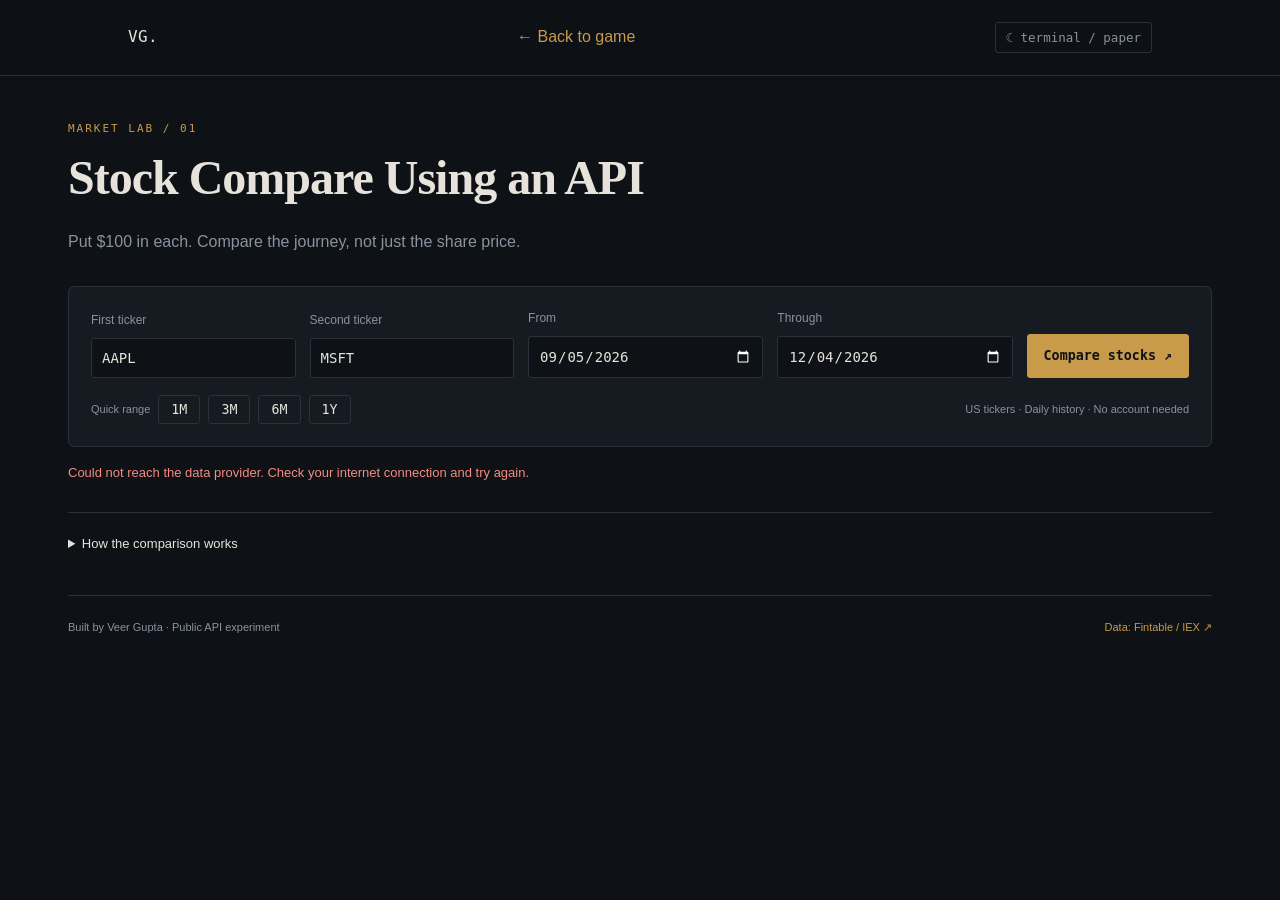
<file: stock-compare/compare.html>
<!doctype html>
<html lang="en">
<head>
<meta charset="utf-8"><meta name="viewport" content="width=device-width, initial-scale=1">
<title>Stock Compare — Veer Gupta</title>
<meta name="description" content="Compare historical stock performance, growth of $100, volatility, and drawdowns using public market data.">
<link rel="stylesheet" href="../styles.css"><link rel="stylesheet" href="style.css">
<script src="../script.js" defer></script><script src="analytics.js" defer></script><script src="app.js" defer></script>
</head>
<body>
<header class="topnav"><div class="wrap"><a class="topnav-logo" href="../index.html">VG.</a><a href="./">← Back to game</a><button class="theme-toggle" id="themeToggle" aria-pressed="false">☾ terminal / paper</button></div></header>
<main class="wrap compare-main">
<section class="intro"><p class="eyebrow">MARKET LAB / 01</p><h1>Stock Compare Using an API</h1><p>Put $100 in each. Compare the journey, not just the share price.</p></section>
<section class="panel controls" aria-label="Choose stocks and dates">
<form id="compare-form" novalidate>
<div class="inputs"><label>First ticker<input id="ticker-a" value="AAPL" maxlength="10" spellcheck="false" autocapitalize="characters" autocomplete="off" list="tickers"></label><label>Second ticker<input id="ticker-b" value="MSFT" maxlength="10" spellcheck="false" autocapitalize="characters" autocomplete="off" list="tickers"></label><label>From<input id="start" type="date"></label><label>Through<input id="end" type="date"></label><button class="compare-button" type="submit" id="submit">Compare stocks ↗</button></div>
<datalist id="tickers"><option value="AAPL">Apple</option><option value="MSFT">Microsoft</option><option value="NVDA">NVIDIA</option><option value="AMZN">Amazon</option><option value="GOOGL">Alphabet</option><option value="META">Meta</option><option value="TSLA">Tesla</option><option value="JPM">JPMorgan Chase</option><option value="SPY">S&amp;P 500 ETF</option></datalist>
<div class="presets"><span>Quick range</span><button type="button" data-days="30">1M</button><button type="button" data-days="90">3M</button><button type="button" data-days="180">6M</button><button type="button" data-days="365">1Y</button><span class="hint">US tickers · Daily history · No account needed</span></div>
</form></section>
<p id="status" role="status" aria-live="polite">Choose two tickers to explore.</p>
<div id="results" hidden>
<section class="panel chart-panel" aria-labelledby="chart-heading"><div class="chart-heading"><div><p class="eyebrow">SAME DATES. SAME $100.</p><h2 id="chart-heading">Growth of $100</h2></div><div id="legend" class="legend"></div></div>
<p id="period" class="subtle"></p>
<svg id="chart" viewBox="0 0 900 340" role="img" aria-labelledby="chart-title chart-description"><title id="chart-title">Historical comparison</title><desc id="chart-description">Use the date slider below to read individual values.</desc></svg>
<div class="inspection"><label for="scrubber">Explore a trading date</label><output id="point-readout" for="scrubber"></output></div><input type="range" id="scrubber" min="0" max="1" value="1" aria-label="Trading date">
</section>
<section class="metrics" id="metrics" aria-label="Stock comparison metrics"></section>
<p id="insight" class="insight"></p><p id="source-note" class="subtle"></p>
<button id="download" class="secondary" type="button">Download compared data ↓</button>
</div>
<details class="method"><summary>How the comparison works</summary><p>Both series use only dates available for both tickers. Each starts at $100: value = 100 × adjusted close ÷ first adjusted close. Return is the change between the first and last shared dates. Fees and taxes are excluded.</p><p>Volatility is the sample standard deviation of daily percentage returns, multiplied by √252. It describes past fluctuations, not future risk. If the API omits different dates for each ticker, volatility is unavailable rather than treating multi-day returns as daily returns. Maximum drawdown is the largest decline from a previous peak within this window.</p><p>The API provider documents split- and dividend-adjusted history. IEX data covers one exchange, so prices and volume can differ from consolidated market data. This is an educational comparison, not a live quote or investment recommendation.</p></details>
<footer class="feature-footer"><span>Built by Veer Gupta · Public API experiment</span><a href="https://fintable.io/docs#stock-price" target="_blank" rel="noopener">Data: Fintable / IEX ↗</a></footer>
<noscript>This comparison needs JavaScript enabled to fetch stock history.</noscript>
</main>
</body></html>
</file>
<file: styles.css>
/* =================================================================
   VEER GUPTA — PORTFOLIO STYLES (v2 — multi-page rebuild)
   "Prop Desk" design concept, evolved for a spacious, premium feel:
   fixed top nav (was a left rail), wider content column, larger
   type scale, more generous vertical rhythm. Palette logic is
   unchanged: one accent (amber), green/red reserved strictly for
   real metric values.
   ================================================================= */

/* -----------------------------------------------------------------
   1. DESIGN TOKENS
   ----------------------------------------------------------------- */
:root {
  --bg: #0E1116;
  --surface: #161B22;
  --surface-2: #1C222B;
  --text: #E7E3DA;
  --text-dim: #8B92A0;
  --accent: #C99A4A;
  --accent-dim: #8A6B37;
  --up: #4F9C6D;
  --down: #C1554A;
  --rule: #2A313C;

  --font-serif: 'Source Serif 4', Georgia, serif;
  --font-sans: 'Inter', -apple-system, BlinkMacSystemFont, sans-serif;
  --font-mono: 'IBM Plex Mono', 'SF Mono', Menlo, monospace;

  --nav-h: 76px;
  --max-w: 1120px;
  --text-w: 640px;
}

/* "Paper" theme — light-mode toggle target. Grayer parchment tone
   (not a warm cream) so it reads as "ledger paper", not a generic
   AI-portfolio cream background. */
body.theme-paper {
  --bg: #E9E5D6;
  --surface: #DFDBC9;
  --surface-2: #D6D2BE;
  --text: #201D14;
  --text-dim: #6B6656;
  --accent: #8F5F1C;
  --accent-dim: #A87A33;
  --up: #2E7D4F;
  --down: #A63B2D;
  --rule: #C9C4AD;
}

/* -----------------------------------------------------------------
   2. RESET & BASE
   ----------------------------------------------------------------- */
* { box-sizing: border-box; }

html { scroll-behavior: smooth; }

body {
  margin: 0;
  background: var(--bg);
  color: var(--text);
  font-family: var(--font-sans);
  font-size: 16px;
  line-height: 1.65;
  transition: background 0.25s ease, color 0.25s ease;
}

a { color: var(--accent); text-decoration: none; }
a:hover { text-decoration: underline; }
a:focus-visible, button:focus-visible {
  outline: 2px solid var(--accent);
  outline-offset: 3px;
}

h1, h2, h3 {
  font-family: var(--font-serif);
  font-weight: 600;
  line-height: 1.15;
  margin: 0 0 0.5em 0;
}

p { margin: 0 0 18px 0; }

.mono { font-family: var(--font-mono); }

img { max-width: 100%; display: block; }

.wrap {
  max-width: var(--max-w);
  margin: 0 auto;
  padding: 0 48px;
}

/* -----------------------------------------------------------------
   3. TOP NAVIGATION
   Fixed bar, present on every page. The active page's link gets
   .current (set directly in each page's HTML — no JS needed for
   that, since it never changes at runtime on a static multi-page
   site).
   ----------------------------------------------------------------- */
.topnav {
  position: fixed;
  top: 0; left: 0; right: 0;
  height: var(--nav-h);
  background: rgba(14, 17, 22, 0.88);
  backdrop-filter: blur(8px);
  border-bottom: 1px solid var(--rule);
  z-index: 100;
  display: flex;
  align-items: center;
}
body.theme-paper .topnav { background: rgba(233, 229, 214, 0.9); }

.topnav .wrap {
  width: 100%;
  display: flex;
  align-items: center;
  justify-content: space-between;
  gap: 24px;
}

.topnav-logo {
  font-family: var(--font-mono);
  font-size: 16px;
  color: var(--text);
  letter-spacing: 0.02em;
}
.topnav-logo:hover { color: var(--accent); text-decoration: none; }

.topnav-links {
  display: flex;
  align-items: center;
  gap: 32px;
  list-style: none;
  margin: 0; padding: 0;
}

.topnav-links a {
  color: var(--text-dim);
  font-size: 15px;
  padding: 6px 2px;
  border-bottom: 2px solid transparent;
  transition: color 0.15s ease, border-color 0.15s ease;
}
.topnav-links a:hover { color: var(--text); text-decoration: none; }
.topnav-links a.current { color: var(--accent); border-bottom-color: var(--accent); }

.topnav-actions {
  display: flex;
  align-items: center;
  gap: 16px;
}

.theme-toggle {
  font-family: var(--font-mono);
  font-size: 12.5px;
  background: none;
  border: 1px solid var(--rule);
  color: var(--text-dim);
  padding: 7px 10px;
  border-radius: 3px;
  cursor: pointer;
  transition: border-color 0.15s ease, color 0.15s ease;
}
.theme-toggle:hover { border-color: var(--accent); color: var(--accent); }

.nav-toggle {
  display: none;
  background: none;
  border: 1px solid var(--rule);
  border-radius: 3px;
  color: var(--text);
  width: 38px;
  height: 34px;
  cursor: pointer;
  padding: 0;
}
.nav-toggle .bar {
  display: block;
  width: 18px;
  height: 2px;
  margin: 4px auto;
  background: var(--text);
  transition: transform 0.2s ease, opacity 0.2s ease;
}
.nav-toggle[aria-expanded="true"] .bar:nth-child(1) { transform: translateY(6px) rotate(45deg); }
.nav-toggle[aria-expanded="true"] .bar:nth-child(2) { opacity: 0; }
.nav-toggle[aria-expanded="true"] .bar:nth-child(3) { transform: translateY(-6px) rotate(-45deg); }

/* -----------------------------------------------------------------
   4. PAGE SHELL
   ----------------------------------------------------------------- */
main { padding-top: var(--nav-h); }

.page-hero {
  padding: 88px 0 56px;
  border-bottom: 1px solid var(--rule);
}
.page-hero .eyebrow { margin-bottom: 16px; }
.page-hero h1 { font-size: 40px; max-width: 16ch; }
.page-hero .page-intro { color: var(--text-dim); max-width: 62ch; font-size: 17px; margin: 0; }

section.content { padding: 72px 0; }

.eyebrow {
  font-family: var(--font-mono);
  font-size: 12.5px;
  color: var(--text-dim);
}
.content .eyebrow, .home-teaser .eyebrow { margin-bottom: 18px; }

footer {
  border-top: 1px solid var(--rule);
  padding: 32px 0 48px;
  color: var(--text-dim);
  font-size: 13px;
}
footer .wrap { display: flex; justify-content: space-between; flex-wrap: wrap; gap: 12px; }

/* -----------------------------------------------------------------
   5. HERO (index.html only)
   ----------------------------------------------------------------- */
.hero {
  padding: 132px 0 72px;
  opacity: 0;
  animation: hero-in 0.7s ease 0.1s forwards;
}

.hero .wrap {
  display: flex;
  align-items: center;
  justify-content: space-between;
  gap: 56px;
  flex-wrap: wrap;
}

@keyframes hero-in {
  from { opacity: 0; transform: translateY(10px); }
  to { opacity: 1; transform: translateY(0); }
}

.hero-copy { max-width: 620px; }
.hero-copy .tagline {
  font-family: var(--font-mono);
  color: var(--accent);
  font-size: 15px;
  margin-bottom: 18px;
}
.hero-copy h1 {
  font-size: 60px;
  margin-bottom: 20px;
}
.hero-copy .positioning {
  color: var(--text-dim);
  font-size: 18px;
  max-width: 54ch;
  margin-bottom: 32px;
}

.hero-actions { display: flex; gap: 14px; flex-wrap: wrap; }

.btn {
  font-family: var(--font-mono);
  font-size: 14px;
  padding: 12px 20px;
  border-radius: 3px;
  border: 1px solid var(--rule);
  color: var(--text);
  display: inline-block;
}
.btn:hover { text-decoration: none; border-color: var(--accent); color: var(--accent); }
.btn.primary { background: var(--accent); color: var(--bg); border-color: var(--accent); }
.btn.primary:hover { background: var(--accent-dim); border-color: var(--accent-dim); color: var(--bg); }

.hero-photo {
  flex-shrink: 0;
  width: 260px;
  height: 260px;
  border-radius: 4px;
  overflow: hidden;
  border: 1px solid var(--rule);
}
.hero-photo img {
  width: 100%;
  height: 100%;
  object-fit: cover;
  /* Subtle warm duotone treatment so the photo sits inside the
     amber/terminal palette rather than looking like a plain
     dropped-in headshot. */
  filter: grayscale(35%) sepia(8%) contrast(1.05);
}

.facts-strip {
  border-top: 1px solid var(--rule);
  border-bottom: 1px solid var(--rule);
  padding: 20px 0;
}
.facts-strip .wrap {
  display: flex;
  flex-wrap: wrap;
  gap: 12px 28px;
  font-family: var(--font-mono);
  font-size: 13.5px;
  color: var(--text-dim);
}
.facts-strip span.fact-sep { color: var(--rule); }

.home-teaser { padding: 72px 0; border-bottom: 1px solid var(--rule); }
.home-teaser h2 { font-size: 26px; max-width: 20ch; }
.home-teaser p { color: var(--text-dim); max-width: 60ch; }
.home-teaser .btn { margin-top: 8px; }

/* -----------------------------------------------------------------
   6. ABOUT PAGE
   ----------------------------------------------------------------- */
.about-grid {
  display: grid;
  grid-template-columns: 1fr 320px;
  gap: 64px;
}
.about-body { max-width: var(--text-w); }

.about-panel {
  border-left: 1px solid var(--rule);
  padding-left: 32px;
}
.about-panel h3 {
  font-family: var(--font-mono);
  font-size: 13px;
  font-weight: 500;
  color: var(--text-dim);
  margin-bottom: 14px;
}
.about-panel ul { list-style: none; margin: 0 0 32px 0; padding: 0; }
.about-panel li {
  font-family: var(--font-mono);
  font-size: 14.5px;
  padding: 9px 0;
  border-bottom: 1px solid var(--rule);
}
.about-panel .panel-block:last-child ul { margin-bottom: 0; }

/* -----------------------------------------------------------------
   7. EXPERIENCE — chronological timeline
   ----------------------------------------------------------------- */
.timeline { max-width: 780px; }

.tl-entry {
  display: grid;
  grid-template-columns: 190px 1fr;
  gap: 28px;
  padding: 30px 0;
  border-top: 1px solid var(--rule);
}
.tl-entry:first-child { border-top: none; }

.tl-meta {
  display: flex;
  align-items: center;
  gap: 14px;
}

.tl-logo {
  width: 44px;
  height: 44px;
  flex-shrink: 0;
  border-radius: 8px;
  background: #EDEADF;
  border: 1px solid var(--rule);
  display: flex;
  align-items: center;
  justify-content: center;
  overflow: hidden;
}
.tl-logo img { width: 30px; height: 30px; object-fit: contain; }
.tl-logo.is-empty { visibility: hidden; }

.tl-date {
  font-family: var(--font-mono);
  font-size: 13px;
  color: var(--text-dim);
}

.tl-role { font-weight: 600; font-size: 19px; margin-bottom: 3px; font-family: var(--font-serif); }
.tl-org { color: var(--accent); font-size: 14.5px; margin-bottom: 10px; font-family: var(--font-mono); }
.tl-desc { color: var(--text-dim); font-size: 15px; max-width: 60ch; margin: 0; }

/* Sub-section label used within a content section (e.g. "Competitions"
   under the Experience timeline) — same restrained mono treatment as
   the about-page panel headers, no all-caps per the design principles. */
.subhead {
  font-family: var(--font-mono);
  font-size: 13px;
  color: var(--text-dim);
  margin: 64px 0 20px;
}

.achievements-list {
  list-style: none;
  margin: 0;
  padding: 0;
  max-width: 780px;
}
.achievements-list li {
  display: flex;
  flex-direction: column;
  gap: 8px;
  padding: 20px 0;
  border-top: 1px solid var(--rule);
}
.achievements-list li:first-child { border-top: none; }
.achievements-list .ach-row {
  display: flex;
  justify-content: space-between;
  align-items: baseline;
  flex-wrap: wrap;
  gap: 8px;
  font-size: 15.5px;
}
.achievements-list .ach-place {
  font-family: var(--font-mono);
  font-size: 14px;
  color: var(--accent);
  flex-shrink: 0;
}
.achievements-list .ach-desc {
  color: var(--text-dim);
  font-size: 14.5px;
  max-width: 68ch;
  margin: 0;
}

/* -----------------------------------------------------------------
   8. PROJECTS — ledger rows; metrics get monospace + functional color
   ----------------------------------------------------------------- */
.project-row {
  padding: 36px 0;
  border-top: 1px solid var(--rule);
}
.project-row:first-child { border-top: none; }

.project-head {
  display: flex;
  justify-content: space-between;
  align-items: baseline;
  flex-wrap: wrap;
  gap: 10px;
  margin-bottom: 10px;
}

.project-head h3 { font-size: 22px; margin: 0; }

.project-metrics {
  font-family: var(--font-mono);
  font-size: 14px;
  display: flex;
  gap: 18px;
  flex-wrap: wrap;
}
.metric-up { color: var(--up); }
.metric-down { color: var(--down); }
.metric-neutral { color: var(--text-dim); }

.highlights-list {
  display: flex;
  flex-direction: column;
  gap: 18px;
  font-family: var(--font-mono);
  font-size: 17px;
}

.project-desc { color: var(--text-dim); max-width: 70ch; margin-bottom: 12px; }

.project-stack {
  font-family: var(--font-mono);
  font-size: 12.5px;
  color: var(--text-dim);
}

.project-links { margin-top: 12px; font-size: 14px; }

.placeholder-box {
  border: 1px dashed var(--rule);
  border-radius: 3px;
  padding: 20px;
  color: var(--text-dim);
  font-size: 14px;
  font-family: var(--font-mono);
}

.screenshot-placeholder {
  margin-top: 14px;
  border: 1px dashed var(--rule);
  border-radius: 3px;
  height: 160px;
  display: flex;
  align-items: center;
  justify-content: center;
  font-family: var(--font-mono);
  font-size: 12.5px;
  color: var(--text-dim);
  max-width: 70ch;
}

/* -----------------------------------------------------------------
   9. CONTACT PAGE
   ----------------------------------------------------------------- */
.contact-links {
  display: flex;
  flex-direction: column;
  gap: 0;
  max-width: 640px;
  margin-top: 32px;
}
.contact-links a {
  font-family: var(--font-mono);
  font-size: 17px;
  color: var(--text);
  border-bottom: 1px solid var(--rule);
  padding: 18px 0;
  display: flex;
  justify-content: space-between;
  gap: 12px;
  flex-wrap: wrap;
}
.contact-links a:first-child { border-top: 1px solid var(--rule); }
.contact-links a:hover { color: var(--accent); text-decoration: none; }
.contact-links a .label { color: var(--text-dim); font-family: var(--font-sans); font-size: 14px; }

/* =================================================================
   10. RESPONSIVE BREAKPOINTS
   ================================================================= */

/* ---- Tablet (861px–1100px) ---- */
@media (max-width: 1100px) {
  .wrap { padding: 0 32px; }
  .about-grid { grid-template-columns: 1fr; }
  .about-panel { border-left: none; padding-left: 0; border-top: 1px solid var(--rule); padding-top: 32px; }
  .hero-photo { width: 200px; height: 200px; }
  .hero-copy h1 { font-size: 48px; }
}

/* ---- Mobile (≤860px): top nav becomes a hamburger menu ---- */
@media (max-width: 860px) {
  .nav-toggle { display: block; }

  .topnav-links {
    position: fixed;
    top: var(--nav-h);
    left: 0; right: 0;
    background: var(--bg);
    border-bottom: 1px solid var(--rule);
    flex-direction: column;
    align-items: flex-start;
    gap: 0;
    padding: 8px 32px 16px;
    transform: translateY(-8px);
    opacity: 0;
    pointer-events: none;
    transition: opacity 0.15s ease, transform 0.15s ease;
  }
  .topnav-links.open {
    opacity: 1;
    transform: translateY(0);
    pointer-events: auto;
  }
  .topnav-links li { width: 100%; }
  .topnav-links a { display: block; padding: 12px 0; border-bottom: 1px solid var(--rule); }
  .topnav-links a.current { border-bottom: 1px solid var(--rule); }

  .hero .wrap { flex-direction: column-reverse; text-align: left; gap: 32px; }
  .hero { padding: 48px 0 40px; }
  .hero-photo { width: 160px; height: 160px; }
  .hero-copy h1 { font-size: 36px; }
  .hero-copy .positioning { font-size: 16px; }

  .page-hero { padding: 48px 0 40px; }
  .page-hero h1 { font-size: 30px; max-width: none; }

  section.content { padding: 48px 0; }
  .home-teaser { padding: 48px 0; }

  .tl-entry { grid-template-columns: 1fr; gap: 14px; }
  .tl-meta { margin-bottom: 2px; }

  footer .wrap { flex-direction: column; }
}

/* ---- Small mobile (≤480px) ---- */
@media (max-width: 480px) {
  .wrap { padding: 0 20px; }
  .topnav-links { padding-left: 20px; padding-right: 20px; }
  .hero-copy h1 { font-size: 30px; }
  .project-head { flex-direction: column; align-items: flex-start; }
  .contact-links a { flex-direction: column; align-items: flex-start; gap: 2px; }
}

/* -----------------------------------------------------------------
   11. ACCESSIBILITY
   ----------------------------------------------------------------- */
@media (prefers-reduced-motion: reduce) {
  html { scroll-behavior: auto; }
  .hero { animation: none; opacity: 1; }
}
</file>
<file: crossy-road/style.css>
:root{color-scheme:dark;font-family:system-ui,-apple-system,BlinkMacSystemFont,"Segoe UI",sans-serif;background:#15191d;color:#f4f1eb}*{box-sizing:border-box}body{margin:0;background:radial-gradient(ellipse at top,#343239 0,transparent 65%);min-height:100vh}main{max-width:660px;margin:auto;padding:30px 20px}header{text-align:center}h1{font-size:clamp(36px,7vw,54px);letter-spacing:-2px;margin:8px 0}h1 span{color:#ff646a}header p{color:#b9bdc4;font-size:14px;line-height:1.6}.eyebrow{font-size:10px;letter-spacing:2px;font-weight:800;color:#ff9295}.game{margin-top:24px;border:1px solid #45474d;background:#24282e;border-radius:16px;overflow:hidden;box-shadow:0 20px 60px #0005}.toolbar{display:flex;gap:16px;align-items:center;padding:16px 20px}.toolbar small{display:block;font-size:9px;letter-spacing:2px;color:#b9bdc4}.toolbar strong{font-size:28px}.toolbar p{flex:1;font-size:13px;line-height:1.4;color:#d9dadd}button{font:inherit;font-weight:700;border:1px solid #686b73;border-radius:8px;background:#3c414a;color:white;padding:10px 14px;cursor:pointer}button:hover{background:#535966}button:focus-visible,canvas:focus-visible{outline:3px solid #ffbd69;outline-offset:-3px}canvas{width:100%;height:auto;display:block;background:#637967;touch-action:none}footer{display:flex;justify-content:space-between;gap:12px;padding:16px;font-size:10px;color:#c0c4cc;line-height:1.6}.note{text-align:center;color:#90969e;font-size:11px}.controls{display:flex;flex-direction:column;align-items:center;gap:5px;padding-top:12px}.controls div{display:flex;gap:5px}.controls button{min-width:48px;min-height:40px;touch-action:manipulation}@media(min-width:700px) and (pointer:fine){.controls{display:none}}@media(max-width:420px){main{padding:16px 10px}.toolbar{padding:10px;gap:10px}footer{flex-direction:column;gap:2px}}

/* Bright campus palette and an uncluttered score overlay. */
:root{color-scheme:light;background:#e7f7ff;color:#24324c}body{background:linear-gradient(#cff1ff,#f4ffdf)}h1 span{color:#e63754}header p{color:#52627c}.eyebrow{color:#bd2948}.game{background:#fffbed;border-color:#bdd5be;box-shadow:0 20px 55px #427c9226}.toolbar p{color:#465672}button{background:#e33755;border-color:#c92848;color:white}button:hover{background:#c92848}.playfield{position:relative;overflow:hidden}#score{position:absolute;right:20px;top:12px;z-index:1;font-size:48px;line-height:1;font-weight:900;color:white;text-shadow:0 3px 0 #34405d,0 0 5px #34405d;pointer-events:none}footer{color:#516078}.note{color:#52627c}

/* Fit the entire board to the available viewport, preserving its proportions. */
html,body{height:100%;min-height:0;margin:0}
main{height:100vh;height:100dvh;width:100%;max-width:1000px;padding:8px 12px;margin:auto;display:flex;flex-direction:column;gap:6px;min-height:0}
header{flex:none}header .eyebrow,header>p:not(.eyebrow),.note{display:none}
h1{font-size:28px;line-height:1.15;letter-spacing:-1px;margin:0}
.game{flex:1;min-height:0;margin:0;display:flex;flex-direction:column;border-radius:12px}
.toolbar{flex:none;padding:6px 12px;gap:10px}.toolbar p{margin:0;font-size:12px;line-height:1.25}
button{padding:7px 12px}.stage{flex:1;min-height:0;container-type:size;display:grid;place-items:center;background:#b5e665}
.playfield{width:min(100cqw,84.6153846cqh);height:min(100cqh,118.1818182cqw);position:relative}
canvas{width:100%;height:100%;display:block;object-fit:contain}
#score{font-size:clamp(24px,7cqh,48px);right:12px;top:10px}
footer{flex:none;flex-wrap:wrap;padding:6px 12px;gap:3px 12px;font-size:10px;line-height:1.3}
.controls{flex:none;padding:4px 0;gap:3px}.controls div{gap:3px}.controls button{min-height:40px;padding:4px 12px}
@media(max-height:500px){main{padding:3px 6px;gap:2px}h1{font-size:20px}.toolbar{padding:3px 8px}footer{display:none}.controls{flex-direction:row;justify-content:center}.controls button{min-height:32px}}

/* Render a wider world instead of letterboxing a fixed portrait canvas. */
.playfield{width:100%;height:100%;min-width:0;min-height:0}
canvas{object-fit:fill}
</file>
<file: sam-chat/chat.css>
.chat-nav{display:flex;align-items:center;justify-content:space-between;gap:16px;max-width:1200px;margin:auto;padding:22px 24px;border-bottom:1px solid var(--rule)}.chat-nav label{font-size:12px;color:var(--text-dim)}.chat-layout{max-width:1200px;margin:48px auto;padding:0 24px;display:grid;grid-template-columns: .85fr 1.3fr;gap:56px}.eyebrow{font:11px var(--font-mono);letter-spacing:2px;color:var(--accent)}h1{font:clamp(36px,4vw,58px)/1.12 var(--font-serif);margin:24px 0}h1 em{color:var(--accent);font-weight:normal}aside>p{color:var(--text-dim);font-size:15px}.disclosure{border-left:2px solid var(--accent);padding-left:16px}.disclosure strong{color:var(--text)}.starters{margin:30px 0}.starters p{font:12px var(--font-mono);color:var(--text-dim)}button{font:inherit;cursor:pointer;color:var(--text);background:var(--surface);border:1px solid var(--rule);border-radius:8px;padding:10px 14px}.starters button{display:block;text-align:left;width:100%;margin:8px 0;font-size:13px}button:hover{border-color:var(--accent)}button:disabled{opacity:.5;cursor:wait}.privacy{font-size:12px}.chat-panel{border:1px solid var(--rule);background:var(--surface);border-radius:16px;overflow:hidden;min-width:0}.panel-head{display:flex;align-items:center;justify-content:space-between;padding:20px;gap:12px;border-bottom:1px solid var(--rule)}.panel-head strong{font-size:14px}.panel-head span{display:block;font:11px var(--font-mono);color:var(--text-dim);margin-top:5px}.panel-head button{font-size:12px;white-space:nowrap}#messages{height:370px;overflow-y:auto;padding:22px;scroll-behavior:smooth}.bubble{max-width:92%;padding:15px 17px;margin:0 0 18px;border:1px solid var(--rule);border-radius:12px;background:var(--bg);overflow-wrap:anywhere}.bubble small{font:10px var(--font-mono);color:var(--accent);letter-spacing:1px}.bubble p{margin:7px 0 0;font-size:14px;white-space:pre-wrap}.bubble.user{margin-left:auto;background:var(--surface-2)}#status,#error{margin:0;padding:0 20px;font-size:12px}#status:not(:empty),#error:not([hidden]){padding:10px 20px}#error{color:var(--down)}#chat-form{padding:16px 20px 8px;border-top:1px solid var(--rule)}#chat-form label{font-size:12px;color:var(--text-dim)}textarea{display:block;width:100%;resize:vertical;min-height:75px;max-height:180px;margin:7px 0 12px;padding:12px;background:var(--bg);border:1px solid var(--rule);border-radius:8px;color:var(--text);font:14px var(--font-sans)}:focus-visible{outline:2px solid var(--accent);outline-offset:3px}.composer-foot{display:flex;justify-content:space-between;align-items:center;gap:12px}.composer-foot small,.service-note{font-size:10px;color:var(--text-dim)}#send{background:var(--accent);color:var(--bg);font-weight:700;min-width:85px}.service-note{margin:4px 20px 14px}@media(max-width:800px){.chat-layout{grid-template-columns:1fr;gap:24px;margin:28px auto}.chat-layout aside{max-width:620px}.starters{margin:20px 0}#messages{height:330px}}@media(prefers-reduced-motion:reduce){#messages{scroll-behavior:auto}}
</file>
<file: stock-compare/game.css>
.game-main{max-width:1200px;padding-top:calc(var(--nav-h) + 40px);padding-bottom:24px}.screen{min-width:0}[hidden]{display:none!important}.eyebrow{color:var(--accent);font-size:11px;letter-spacing:1.8px}.home-grid{display:grid;grid-template-columns:1.2fr 1fr;gap:64px;align-items:center;padding:18px 0 46px}.home-copy h1{font-size:clamp(55px,7vw,86px);letter-spacing:-3px;line-height:1.02}.home-copy h1 em{color:var(--accent);font-style:normal}.lead{color:var(--text-dim);font-size:17px;line-height:1.7}.panel{background:var(--surface);border:1px solid var(--rule);border-radius:8px}.setup{padding:30px}.setup h2{font-size:29px;margin-bottom:24px}label{display:block;color:var(--text-dim);font-size:12px;margin:17px 0 6px}select{width:100%;padding:12px;color:var(--text);background:var(--bg);border:1px solid var(--rule);border-radius:4px;font-size:14px;color-scheme:dark}body.theme-paper select{color-scheme:light}button,.secondary{font-family:var(--font-mono);font-size:13px;border-radius:4px;cursor:pointer}button:disabled{cursor:default}.primary{background:var(--accent);border:1px solid var(--accent);color:var(--bg);font-weight:600;padding:13px 20px}.primary:hover{filter:brightness(1.12)}.action{width:100%;margin-top:24px}.secondary{background:transparent;color:var(--text);border:1px solid var(--rule);padding:12px 18px;display:inline-block}.secondary:hover{border-color:var(--accent);text-decoration:none}.fine{font-size:12px;color:var(--text-dim);line-height:1.6;margin:12px 0 0}.example{display:flex;gap:16px;align-items:center;margin-top:30px}.mini-ticker{display:flex;align-items:center;gap:35px;font:16px var(--font-mono);border:1px solid var(--rule);border-top:2px solid var(--accent);padding:14px 18px;background:var(--surface)}.mini-ticker b{color:var(--accent);font-size:24px}.mini-ticker.blue{border-top-color:#82b7e8}.mini-ticker.blue b{color:#82b7e8}.versus{font:11px var(--font-mono);color:var(--text-dim)}.source-chip{margin:17px 0 0;color:var(--text-dim);font:11px var(--font-mono)}.rules{display:grid;grid-template-columns:repeat(3,1fr);gap:32px;border-top:1px solid var(--rule);padding:25px 0}.rules span{font:12px var(--font-mono);color:var(--accent)}.rules h3{font-size:20px;margin:10px 0}.rules p{font-size:13px;color:var(--text-dim);margin:0}.scorebar{display:flex;justify-content:space-between;gap:20px;align-items:center;border-bottom:1px solid var(--rule);padding-bottom:20px}.scorebar>div:first-child>span{font:11px var(--font-mono);color:var(--text-dim)}.progress{display:flex;gap:5px;margin-top:12px}.progress i{height:4px;width:24px;background:var(--rule)}.progress i.done{background:var(--accent)}.progress i.current{background:var(--text)}.score-values{display:flex;gap:30px}.score-values small,.finish-stats small{font:10px var(--font-mono);color:var(--text-dim);display:block}.score-values strong{font:24px var(--font-mono)}.text-button{color:var(--text-dim);background:none;border:0;padding:8px}.question{text-align:center;padding:30px 0 24px}.question h2{font-size:clamp(26px,4vw,36px);margin-bottom:12px}.question .eyebrow{margin-bottom:12px}.date-window{font:15px var(--font-mono);margin:0}.choices{display:grid;grid-template-columns:1fr 1fr;gap:22px}.stock-choice{position:relative;padding:28px;text-align:left;background:var(--surface);border:1px solid var(--rule);border-top:3px solid var(--accent);color:var(--text);min-height:205px;transition:transform .16s,border-color .16s}.stock-choice:nth-child(2){border-top-color:#82b7e8}.stock-choice:not(:disabled):hover{transform:translateY(-4px);border-color:var(--accent)}.stock-choice.winner{border-color:var(--up);box-shadow:inset 0 0 0 1px var(--up)}.stock-choice.picked:not(.winner){border-color:var(--down)}.choice-number{position:absolute;right:18px;top:18px;color:var(--text-dim);font-size:11px}.ticker{font-size:34px;display:block;letter-spacing:-1px}.company-name{font:14px var(--font-sans);color:var(--text-dim);display:block;margin:4px 0 18px}.mystery{display:block;font-size:16px;color:var(--accent)}.stock-choice:nth-child(2) .mystery{color:#82b7e8}.choice-value{font-size:28px;display:block;margin-top:8px}.choice-tag{font-size:11px;color:var(--text-dim);display:block;margin-top:7px}.positive{color:var(--up)}.negative{color:var(--down)}.pick-hint{text-align:center;font-size:12px;color:var(--text-dim);margin:18px 0}.verdict{display:flex;justify-content:space-between;gap:20px;align-items:center;padding:24px 0}.verdict p{margin:0}.verdict .eyebrow{margin-bottom:8px}.verdict h2{font-size:28px}.verdict #explanation{font-size:13px;color:var(--text-dim)}.verdict button{flex-shrink:0}.chart-panel{padding:22px}.chart-top{display:flex;gap:15px;justify-content:space-between;align-items:center}.chart-top h3{font-size:20px;margin:0}.legend{display:flex;gap:16px;font:11px var(--font-mono)}.legend span:first-child{color:var(--accent)}.legend span:last-child{color:#82b7e8}#round-chart{width:100%;height:auto;display:block;margin-top:15px}#round-chart text{font:11px var(--font-mono);fill:var(--text-dim)}.loading{text-align:center;margin-top:35px;padding:55px 20px}.loading h2{font-size:25px;margin-top:18px}.loading p{color:var(--text-dim);font-size:14px;margin:0}.loading-dot{display:inline-block;width:12px;height:12px;border-radius:50%;background:var(--accent);animation:pulse 1s infinite alternate}@keyframes pulse{to{opacity:.25;transform:scale(.7)}}.error-panel{padding:30px;margin-top:35px}.error-panel p{color:var(--text-dim)}.button-row{display:flex;flex-wrap:wrap;gap:12px;align-items:center}.finish>h1{font-size:clamp(32px,5vw,49px)}.finish-stats{display:grid;grid-template-columns:repeat(3,1fr);padding:30px;margin:26px 0}.finish-stats strong{font:40px var(--font-mono);color:var(--accent)}.finish-stats div+div{border-left:1px solid var(--rule);padding-left:28px}.review-heading{margin-top:38px;font-size:25px}.recap-row{padding:18px 0;border-top:1px solid var(--rule);display:grid;grid-template-columns:32px 1fr auto;gap:16px;align-items:center}.recap-row p{margin:0}.recap-number{color:var(--text-dim);font:12px var(--font-mono)}.recap-main{font:14px var(--font-mono)}.recap-detail{font-size:12px;color:var(--text-dim);margin-top:4px!important}.recap-points{font:14px var(--font-mono);text-align:right}.method{border-top:1px solid var(--rule);padding-top:20px;margin-top:30px;font-size:12px;color:var(--text-dim)}.method summary{cursor:pointer;color:var(--text);margin-bottom:14px}.method p{max-width:95ch}.game-footer{display:flex;justify-content:space-between;gap:15px;flex-wrap:wrap;padding:20px 0 0;margin-top:24px;font-size:11px}select:focus-visible{outline:2px solid var(--accent);outline-offset:3px}@media(max-width:800px){.home-grid{gap:28px}.setup{padding:22px}.compare-link{font-size:12px}.topnav .wrap{gap:12px}.home-copy h1{font-size:58px}.example{gap:8px}.mini-ticker{padding:10px;gap:12px}}@media(max-width:600px){.game-main{padding-top:calc(var(--nav-h) + 24px)}.home-grid{grid-template-columns:1fr;padding-top:0;gap:26px}.home-copy h1{font-size:54px}.home-copy h1 br{display:none}.home-copy h1 em:before{content:' '}.example{display:none}.lead{font-size:15px}.rules{grid-template-columns:1fr;gap:20px}.topnav-actions{gap:8px}.theme-toggle{font-size:10px;padding:6px}.topnav .wrap>a:not(.topnav-logo){font-size:12px}.compare-link{font-size:10px}.scorebar{gap:10px;flex-wrap:wrap}.score-values{gap:17px}.progress i{width:15px}.text-button{font-size:10px}.choices{gap:12px}.stock-choice{padding:20px 13px;min-height:180px}.ticker{font-size:27px}.company-name{font-size:12px}.mystery{font-size:12px}.choice-value{font-size:23px}.choice-number{right:10px;top:8px}.date-window{font-size:12px}.verdict{align-items:stretch;flex-direction:column}.chart-panel{padding:13px}.chart-top{flex-wrap:wrap}.finish-stats{padding:20px 13px}.finish-stats strong{font-size:28px}.finish-stats div+div{padding-left:13px}.finish-stats small{font-size:8px}.recap-row{grid-template-columns:20px 1fr auto;gap:8px}.recap-main{font-size:12px}.recap-detail{font-size:11px}.question{padding:25px 0 20px}}@media(prefers-reduced-motion:reduce){.loading-dot{animation:none}.stock-choice{transition:none}}

.screen { scroll-margin-top: calc(var(--nav-h, 76px) + 20px); }
</file>
<file: stock-compare/style.css>
.compare-main{padding-top:calc(var(--nav-h) + 44px);padding-bottom:30px;max-width:1240px}.intro{margin-bottom:30px}.intro .eyebrow{color:var(--accent);letter-spacing:2px;font-size:11px;margin-bottom:12px}.intro h1{font-size:clamp(30px,4.5vw,48px);letter-spacing:-1px}.intro>p:last-child{color:var(--text-dim);margin-bottom:0}.panel{background:var(--surface);border:1px solid var(--rule);border-radius:6px}.controls{padding:22px}.inputs{display:grid;grid-template-columns:1fr 1fr 1.15fr 1.15fr auto;gap:14px;align-items:end}label{display:block;font-size:12px;color:var(--text-dim)}input{display:block;width:100%;min-width:0;margin-top:7px;background:var(--bg);color:var(--text);border:1px solid var(--rule);border-radius:3px;padding:11px 10px;font-family:var(--font-mono);font-size:14px;color-scheme:dark}body.theme-paper input{color-scheme:light}input:focus-visible{outline:2px solid var(--accent);outline-offset:2px}input[id^=ticker]{text-transform:uppercase}button{font-family:var(--font-mono);cursor:pointer}.compare-button{height:44px;border:1px solid var(--accent);background:var(--accent);color:var(--bg);padding:0 16px;font-weight:600;border-radius:3px}button:disabled{opacity:.6;cursor:wait}.presets{display:flex;align-items:center;flex-wrap:wrap;gap:8px;margin-top:17px;font-size:11px;color:var(--text-dim)}.presets button,.secondary{background:transparent;color:var(--text);border:1px solid var(--rule);padding:6px 12px;border-radius:3px}.presets button:hover,.secondary:hover{border-color:var(--accent)}.hint{margin-left:auto}#status{font-size:13px;color:var(--text-dim);margin:15px 0;min-height:22px}#status.error{color:#f28c81}body.theme-paper #status.error{color:#a12b29}.chart-panel{padding:24px}.chart-heading{display:flex;align-items:center;justify-content:space-between;gap:16px}.chart-heading .eyebrow{font-size:10px;letter-spacing:1.6px;margin:0 0 7px}.chart-heading h2{font-size:27px;margin:0}.legend{display:flex;gap:18px;font:13px var(--font-mono)}.legend span:before{content:'';display:inline-block;width:16px;height:3px;background:var(--accent);vertical-align:middle;margin-right:7px}.legend span+span:before{background:#86b6dd}.subtle{font-size:12px;color:var(--text-dim);margin:12px 0}#chart{display:block;width:100%;height:auto;overflow:visible}#chart text{font:11px var(--font-mono);fill:var(--text-dim)}.grid-line{stroke:var(--rule);stroke-width:1}.baseline{stroke:var(--text-dim);stroke-dasharray:4 5;opacity:.6}.series-a{stroke:var(--accent)}.series-b{stroke:#86b6dd;stroke-dasharray:7 4}.series{fill:none;stroke-width:2.5;stroke-linejoin:round}.cursor{stroke:var(--text-dim);stroke-dasharray:3 4}.inspection{display:flex;gap:12px;justify-content:space-between;flex-wrap:wrap;margin-top:12px}.inspection output{font:12px var(--font-mono);color:var(--text)}input[type=range]{padding:0;accent-color:var(--accent);margin:14px 0 0}.metrics{display:grid;grid-template-columns:1fr 1fr;gap:18px;margin-top:18px}.stock-card{padding:24px;border:1px solid var(--rule);border-top:3px solid var(--accent);border-radius:4px;background:var(--surface)}.stock-card:nth-child(2){border-top-color:#86b6dd}.stock-card h3{font:17px var(--font-mono);margin-bottom:5px}.company{font-size:12px;color:var(--text-dim)}.return{font:36px var(--font-mono);margin:15px 0 3px}.positive{color:var(--up)}.negative{color:var(--down)}.metric-label{font-size:11px;color:var(--text-dim)}dl{display:grid;grid-template-columns:1fr auto;gap:10px;font-size:12px;margin:20px 0 0}dt{color:var(--text-dim)}dd{margin:0;font-family:var(--font-mono)}.insight{font-size:14px;padding:18px 0 0;margin:0}.method{border-top:1px solid var(--rule);margin-top:28px;padding-top:20px;color:var(--text-dim);font-size:13px}.method summary{color:var(--text);cursor:pointer;margin-bottom:15px}.method p{max-width:95ch}.feature-footer{display:flex;justify-content:space-between;gap:12px;flex-wrap:wrap;padding:22px 0 0;margin-top:26px;font-size:11px}[hidden]{display:none!important}@media(max-width:950px){.inputs{grid-template-columns:1fr 1fr}.compare-button{grid-column:1/-1}.hint{margin-left:0;width:100%}}@media(max-width:550px){.compare-main{padding-top:calc(var(--nav-h) + 25px)}.controls,.chart-panel,.stock-card{padding:16px}.chart-heading{align-items:start;flex-direction:column}.metrics{grid-template-columns:1fr}.topnav .wrap{gap:10px}.topnav .wrap>a:not(.topnav-logo){font-size:12px}.theme-toggle{font-size:10px}.inspection output{font-size:11px}.return{font-size:30px}}

.latest-quote{padding:17px 0 12px;margin-top:12px;border-bottom:1px solid var(--rule)}.quote-price{font:30px var(--font-mono);margin-top:5px}.latest-quote .subtle{font-size:11px;margin:6px 0 0}
</file>
